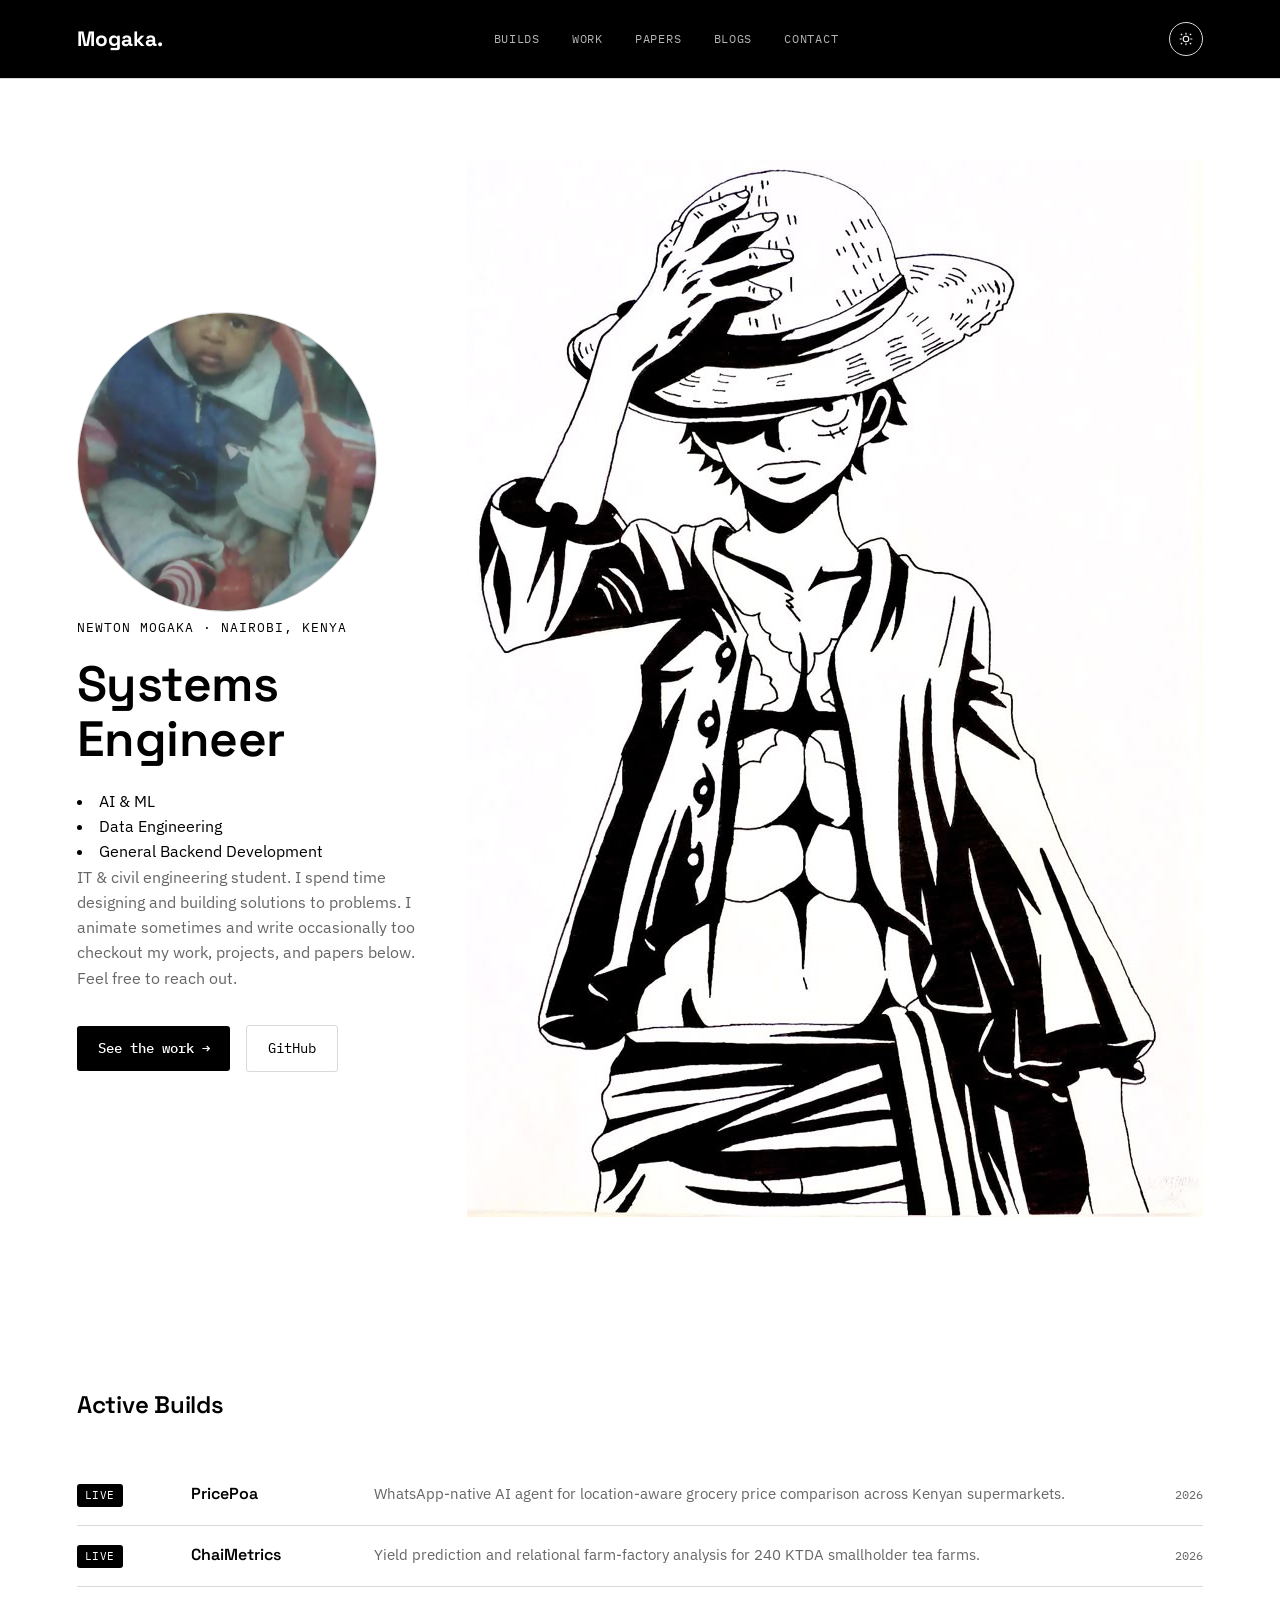
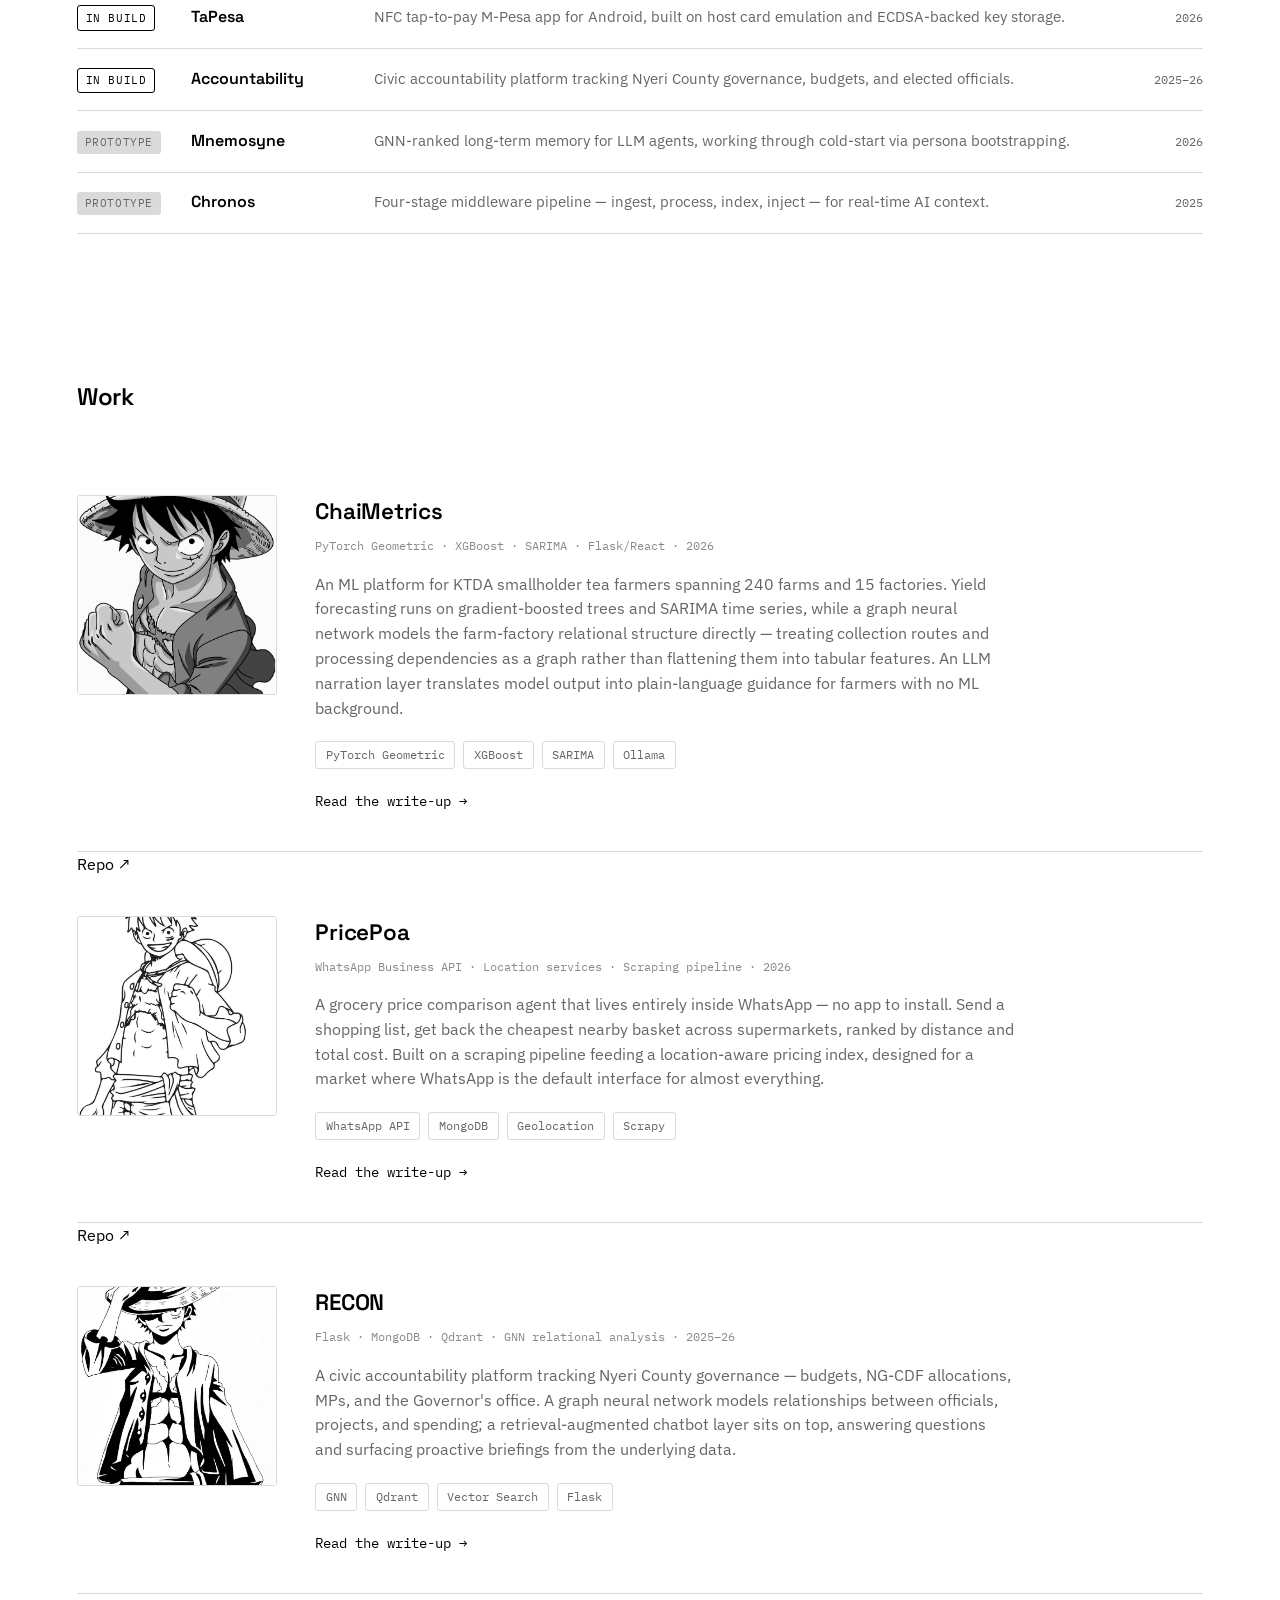
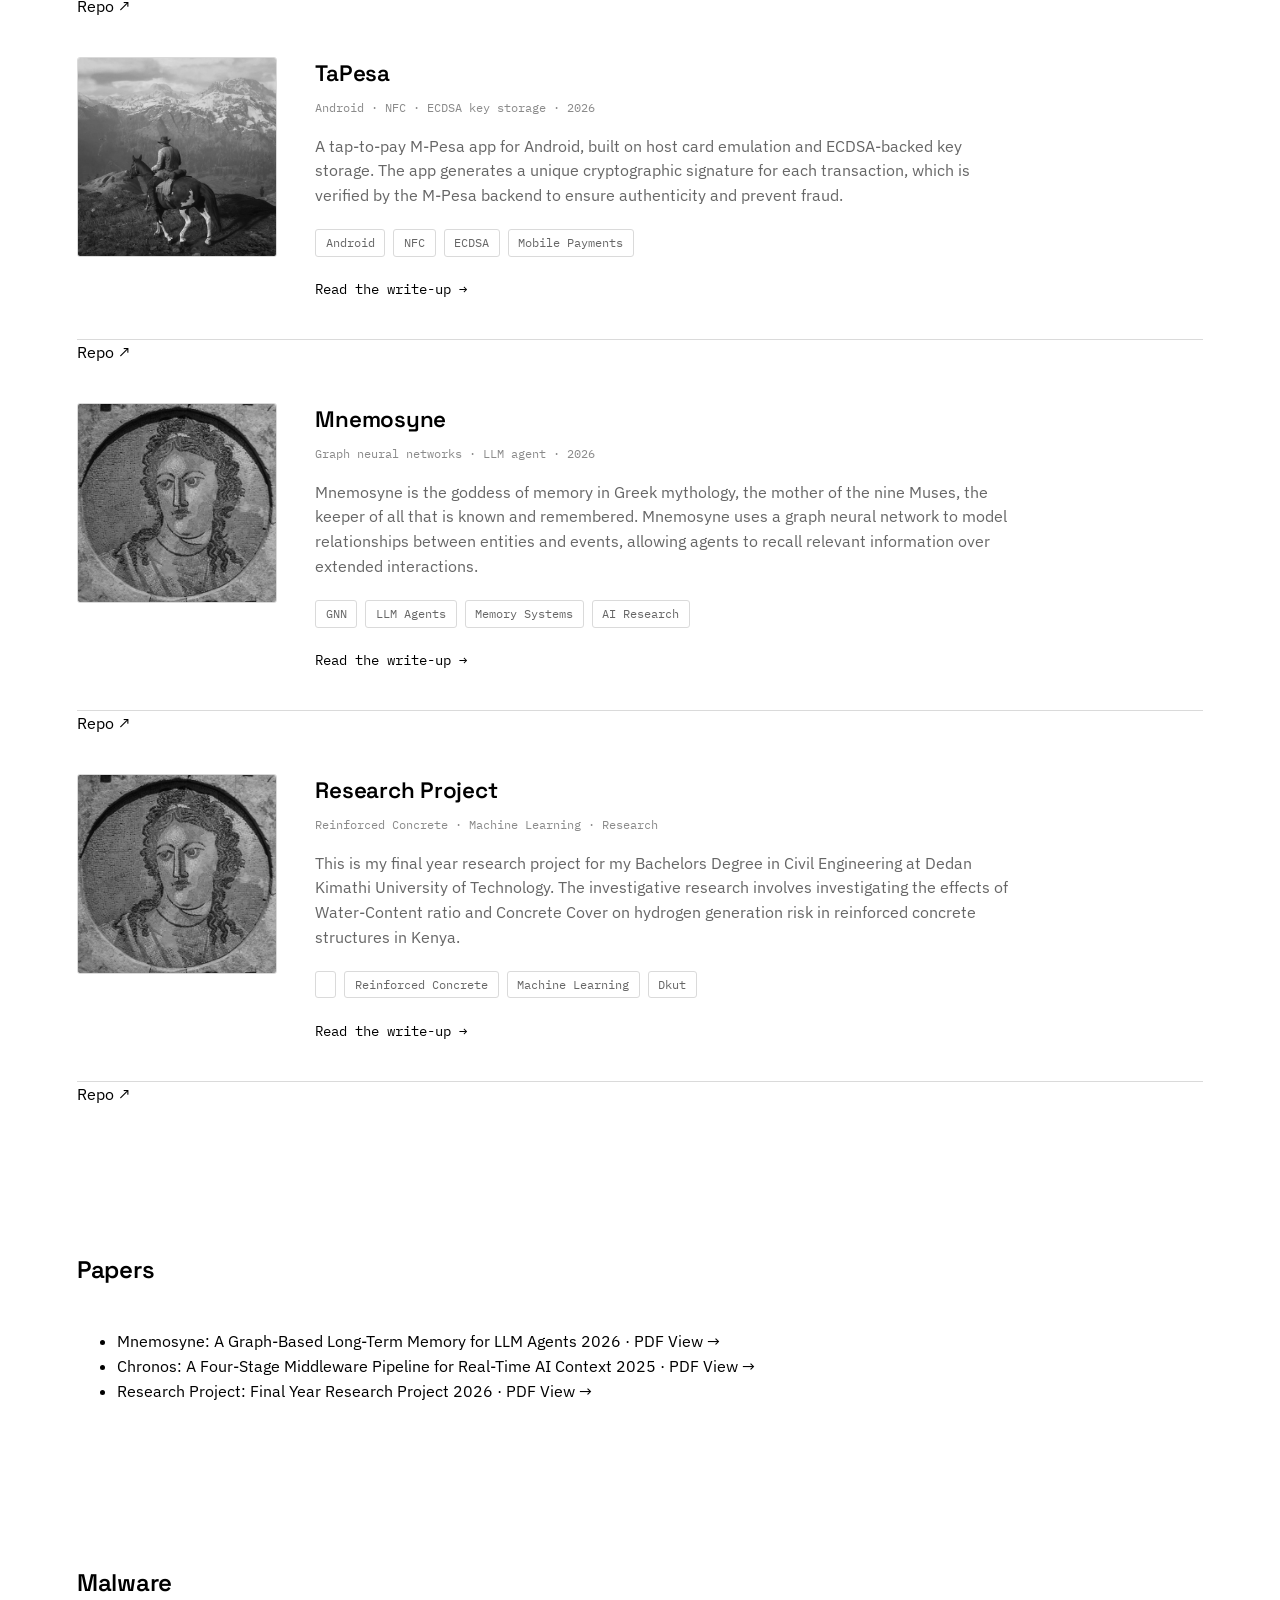
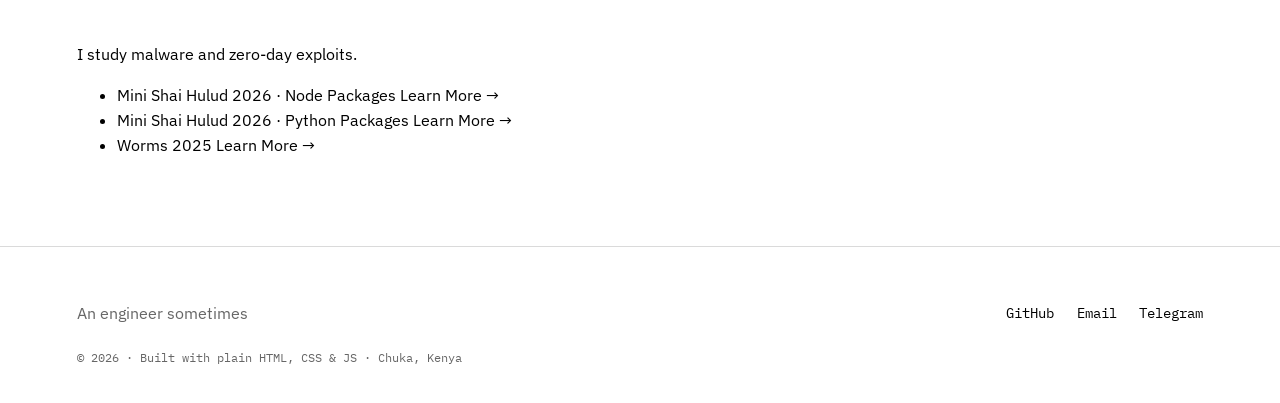
<file: index.html>
<!DOCTYPE html>
<html lang="en" data-theme="light">
<head>
  <meta charset="UTF-8" />
  <meta name="viewport" content="width=device-width, initial-scale=1.0" />
  <title>Indie Engineer Educator - Nairobi</title>
  <meta name="description" content="Building infrastructure for problems no one else is solving, from Nairobi." />
  <link rel="preconnect" href="https://fonts.googleapis.com" />
  <link rel="preconnect" href="https://fonts.gstatic.com" crossorigin />
  <link href="https://fonts.googleapis.com/css2?family=Space+Grotesk:wght@500;600;700&family=IBM+Plex+Sans:wght@400;500&family=IBM+Plex+Mono:wght@400;500&display=swap" rel="stylesheet" />
  <link rel="stylesheet" href="style.css" />
</head>
<body>

  <header class="nav">
    
    <a href="#" class="brand">Mogaka<span class="brand-dot">.</span></a>
    <nav class="nav-links">
      <a href="#builds">Builds</a>
      <a href="#work">Work</a>
      <a href="#papers">Papers</a>
      <a href="blog/index.html">Blogs</a>
      <a href="#contact">Contact</a>
    </nav>
    <button id="theme-toggle" class="theme-toggle" aria-label="Toggle color theme" title="Toggle theme">
      <svg class="icon-sun" viewBox="0 0 24 24" fill="none" stroke="currentColor" stroke-width="1.6">
        <circle cx="12" cy="12" r="4.2"/>
        <path d="M12 2.5v3M12 18.5v3M4.2 4.2l2.1 2.1M17.7 17.7l2.1 2.1M2.5 12h3M18.5 12h3M4.2 19.8l2.1-2.1M17.7 6.3l2.1-2.1"/>
      </svg>
      <svg class="icon-moon" viewBox="0 0 24 24" fill="none" stroke="currentColor" stroke-width="1.6">
        <path d="M20 14.5A8.5 8.5 0 1 1 9.5 4a6.8 6.8 0 0 0 10.5 10.5Z"/>
      </svg>
    </button>
  </header>

  <main>
    <section class="hero">
      <div class="hero-text">
        <img src="assets/yao.jpg" alt="Newton Mogaka" class="hero-avatar" />
        <p class="eyebrow">Newton Mogaka · Nairobi, Kenya</p>
        <h1>Systems Engineer</h1>
          <li>AI & ML</li>
          <li>Data Engineering</li>
          <li>General Backend Development</li> 
        <p class="hero-sub">
          IT &amp; civil engineering student. I spend time designing and building solutions to
          problems.
          I animate sometimes and write occasionally too
          checkout my work, projects, and papers below. Feel free to reach out.
        </p>
        <div class="hero-links">
          <a href="#work" class="btn-primary">See the work →</a>
          <a href="https://github.com/mnatakanijiiteajesasa" class="btn-ghost" target="_blank" rel="noopener">GitHub</a>
        </div>
      </div>

      <div class="hero-graph">
        <img src="assets/recon.jpg" alt="Newton Mogaka" class="profile-photo">
      </div>
    </section>

    <section id="builds" class="builds">
      <h2>Active Builds</h2>

      <ul class="build-list">
        <li class="build-row">
          <span class="status live">LIVE</span>
          <span class="build-name">PricePoa</span>
          <span class="build-desc">WhatsApp-native AI agent for location-aware grocery price comparison across Kenyan supermarkets.</span>
          <span class="build-date">2026</span>
        </li>
        <li class="build-row">
          <span class="status live">LIVE</span>
          <span class="build-name">ChaiMetrics</span>
          <span class="build-desc">Yield prediction and relational farm-factory analysis for 240 KTDA smallholder tea farms.</span>
          <span class="build-date">2026</span>
        </li>
        <li class="build-row">
          <span class="status build">IN BUILD</span>
          <span class="build-name">TaPesa</span>
          <span class="build-desc">NFC tap-to-pay M-Pesa app for Android, built on host card emulation and ECDSA-backed key storage.</span>
          <span class="build-date">2026</span>
        </li>
        <li class="build-row">
          <span class="status build">IN BUILD</span>
          <span class="build-name">Accountability</span>
          <span class="build-desc">Civic accountability platform tracking Nyeri County governance, budgets, and elected officials.</span>
          <span class="build-date">2025–26</span>
        </li>
        <li class="build-row">
          <span class="status proto">PROTOTYPE</span>
          <span class="build-name">Mnemosyne</span>
          <span class="build-desc">GNN-ranked long-term memory for LLM agents, working through cold-start via persona bootstrapping.</span>
          <span class="build-date">2026</span>
        </li>
        <li class="build-row">
          <span class="status proto">PROTOTYPE</span>
          <span class="build-name">Chronos</span>
          <span class="build-desc">Four-stage middleware pipeline — ingest, process, index, inject — for real-time AI context.</span>
          <span class="build-date">2025</span>
        </li>
      </ul>
    </section>
    <section id="work" class="work">
      <h2>Work</h2>

      <div class="work-card-wrap">
        <a href="blog/chaimetrics.html" class="work-card">
          <div class="work-visual">
            <img src="assets/chaimetrics.jpg" alt="ChaiMetrics document preview" class="doc-thumb-img" loading="lazy">
          </div>
          <div class="work-body">
            <h3>ChaiMetrics</h3>
            <p class="work-meta">PyTorch Geometric · XGBoost · SARIMA · Flask/React · 2026</p>
            <p class="work-abstract">
              An ML platform for KTDA smallholder tea farmers spanning 240 farms and 15 factories.
              Yield forecasting runs on gradient-boosted trees and SARIMA time series, while a graph
              neural network models the farm-factory relational structure directly — treating
              collection routes and processing dependencies as a graph rather than flattening them
              into tabular features. An LLM narration layer translates model output into plain-language
              guidance for farmers with no ML background.
            </p>
            <div class="tags">
              <span>PyTorch Geometric</span><span>XGBoost</span><span>SARIMA</span><span>Ollama</span>
            </div>
            <span class="work-link">Read the write-up →</span>
          </div>
        </a>
        <a href="https://github.com/mnatakanijiiteajesasa/chai-analytics" class="repo-pill" target="_blank" rel="noopener">Repo ↗</a>
      </div>

      <div class="work-card-wrap">
        <a href="blog/pricepoa.html" class="work-card">
          <div class="work-visual">
            <img src="assets/pricepoa.jpg" alt="PricePoa document preview" class="doc-thumb-img" loading="lazy">
          </div>
          <div class="work-body">
            <h3>PricePoa</h3>
            <p class="work-meta">WhatsApp Business API · Location services · Scraping pipeline · 2026</p>
            <p class="work-abstract">
              A grocery price comparison agent that lives entirely inside WhatsApp — no app to install.
              Send a shopping list, get back the cheapest nearby basket across supermarkets, ranked by
              distance and total cost. Built on a scraping pipeline feeding a location-aware pricing
              index, designed for a market where WhatsApp is the default interface for almost everything.
            </p>
            <div class="tags">
              <span>WhatsApp API</span><span>MongoDB</span><span>Geolocation</span><span>Scrapy</span>
            </div>
            <span class="work-link">Read the write-up →</span>
          </div>
        </a>
        <a href="https://github.com/mnatakanijiiteajesasa/price-poa" class="repo-pill" target="_blank" rel="noopener">Repo ↗</a>
      </div>

      <div class="work-card-wrap">
        <a href="blog/recon.html" class="work-card">
          <div class="work-visual">
            <img src="assets/recon.jpg" alt="RECON document preview" class="doc-thumb-img" loading="lazy">
          </div>
          <div class="work-body">
            <h3>RECON</h3>
            <p class="work-meta">Flask · MongoDB · Qdrant · GNN relational analysis · 2025–26</p>
            <p class="work-abstract">
              A civic accountability platform tracking Nyeri County governance — budgets, NG-CDF
              allocations, MPs, and the Governor's office. A graph neural network models relationships
              between officials, projects, and spending; a retrieval-augmented chatbot layer sits on top,
              answering questions and surfacing proactive briefings from the underlying data.
            </p>
            <div class="tags">
              <span>GNN</span><span>Qdrant</span><span>Vector Search</span><span>Flask</span>
            </div>
            <span class="work-link">Read the write-up →</span>
          </div>
        </a>
        <a href="https://github.com/mnatakanijiiteajesasa/Accountability" class="repo-pill" target="_blank" rel="noopener">Repo ↗</a>
      </div>
      <div class="work-card-wrap">
        <a href="blog/tapesa.html" class="work-card">
          <div class="work-visual">
            <img src="assets/wp3770481.jpg" alt="TaPesa document preview" class="doc-thumb-img" loading="lazy">
          </div>
          <div class="work-body">
            <h3>TaPesa</h3>
            <p class="work-meta">Android · NFC · ECDSA key storage · 2026</p>
            <p class="work-abstract">
              A tap-to-pay M-Pesa app for Android, built on host card emulation and ECDSA-backed key
              storage. The app generates a unique cryptographic signature for each transaction, which
              is verified by the M-Pesa backend to ensure authenticity and prevent fraud.
            </p>
            <div class="tags">
              <span>Android</span><span>NFC</span><span>ECDSA</span><span>Mobile Payments</span>
            </div>
            <span class="work-link">Read the write-up →</span>
          </div>
        </a>
        <a href="https://github.com/mnatakanijiiteajesasa/TaPesa" class="repo-pill" target="_blank" rel="noopener">Repo ↗</a>
      </div>
      <div class="work-card-wrap">
        <a href="blog/mnemosyne.html" class="work-card">
          <div class="work-visual">
            <img src="assets/Mosaïque_murale_Mnémosyne.jpg" alt="Mnemosyne document preview" class="doc-thumb-img" loading="lazy">
          </div>
          <div class="work-body">
            <h3>Mnemosyne</h3>
            <p class="work-meta">Graph neural networks · LLM agent · 2026</p>
            <p class="work-abstract">
              Mnemosyne is the goddess of memory in Greek mythology, the mother of the nine Muses, the keeper of all that is known and remembered.
              Mnemosyne uses a graph neural network to model relationships
              between entities and events, allowing agents to recall relevant information over extended
              interactions.
            </p>
            <div class="tags">
              <span>GNN</span><span>LLM Agents</span><span>Memory Systems</span><span>AI Research</span>
            </div>
            <span class="work-link">Read the write-up →</span>
          </div>
        </a>
        <a href="https://github.com/mnatakanijiiteajesasa/mnemosyne" class="repo-pill" target="_blank" rel="noopener">Repo ↗</a>
      </div>
      <div class="work-card-wrap">
        <a href="blog/ResearchProject.html" class="work-card">
          <div class="work-visual">
            <img src="assets/Mosaïque_murale_Mnémosyne.jpg" alt="Mnemosyne document preview" class="doc-thumb-img" loading="lazy">
          </div>
          <div class="work-body">
            <h3>Research Project</h3>
            <p class="work-meta">Reinforced Concrete · Machine Learning · Research</p>
            <p class="work-abstract">
              This is my final year research project for my Bachelors Degree in Civil Engineering at Dedan Kimathi University of Technology. 
              The investigative research involves investigating the effects of Water-Content ratio and Concrete Cover on hydrogen generation risk in reinforced concrete structures in Kenya.
            </p>
            <div class="tags">
              <span></span><span>Reinforced Concrete</span><span>Machine Learning</span><span>Dkut</span>
            </div>
            <span class="work-link">Read the write-up →</span>
          </div>
        </a>
        <a href="https://github.com/mnatakanijiiteajesasa/mnemosyne" class="repo-pill" target="_blank" rel="noopener">Repo ↗</a>
      </div>
    </section>
    <section id="papers" class="papers">
      <h2>Papers</h2>
      <ul class="paper-list">
        <li class="paper-row">
          <span class="paper-title">Mnemosyne: A Graph-Based Long-Term Memory for LLM Agents</span>
          <span class="paper-meta">2026 · PDF</span>
          <a href="docs/Mnemosyne System Documentation.pdf" target="_blank" rel="noopener" class="paper-link">View →</a>
        </li>
        <li class="paper-row">
          <span class="paper-title">Chronos: A Four-Stage Middleware Pipeline for Real-Time AI Context</span>
          <span class="paper-meta">2025 · PDF</span>
          <a href="docs/Newton and Vivian project proposal.pdf" target="_blank" rel="noopener" class="paper-link">View →</a>
        </li>
        <li class="paper-row">
          <span class="paper-title">Research Project: Final Year Research Project</span>
          <span class="paper-meta">2026 · PDF</span>
          <a href="docs/Chronos System Documentation.pdf" target="_blank" rel="noopener" class="paper-link">View →</a>
        </li>
      </ul>
    </section>
    <section id="malware" class="malware">
      <h2>Malware</h2>
      <p class="llm-intro">
        I study malware and zero-day exploits.
      </p>
      <ul class="malware-list">
        <li class="malware-row">
          <span class="malware-name">Mini Shai Hulud</span>
          <span class="malware-meta">2026 · Node Packages</span>
          <a href="https://ollama.com" target="_blank" rel="noopener" class="malware-link">Learn More →</a>
        </li>
        <li class="malware-row">
          <span class="malware-name">Mini Shai Hulud</span>
          <span class="malware-meta">2026 · Python Packages</span>
          <a href="https://www.langchain.com" target="_blank" rel="noopener" class="malware-link">Learn More →</a>
        </li>
        <li class="malware-row">
          <span class="malware-name">Worms</span>
          <span class="malware-meta">2025</span>
          <a href="https://www.llamaindex.ai" target="_blank" rel="noopener" class="malware-link">Learn More →</a>
        </li>
      </ul>
    </section>
  </main>

  <footer id="contact">
    <div class="footer-top">
      <p class="footer-line">An engineer sometimes</p>
      <div class="footer-links">
        <a href="https://github.com/mnatakanijiiteajesasa" target="_blank" rel="noopener">GitHub</a>
        <a href="mailto:mogakanewton0@gmail.com">Email</a>
        <a href="https://t.me/mogaka_bot" target="_blank" rel="noopener">Telegram</a>
      </div>
    </div>
    <p class="footer-bottom">© 2026 · Built with plain HTML, CSS &amp; JS · Chuka, Kenya</p>
  </footer>

  <script src="script.js"></script>
</body>
</html>
</file>
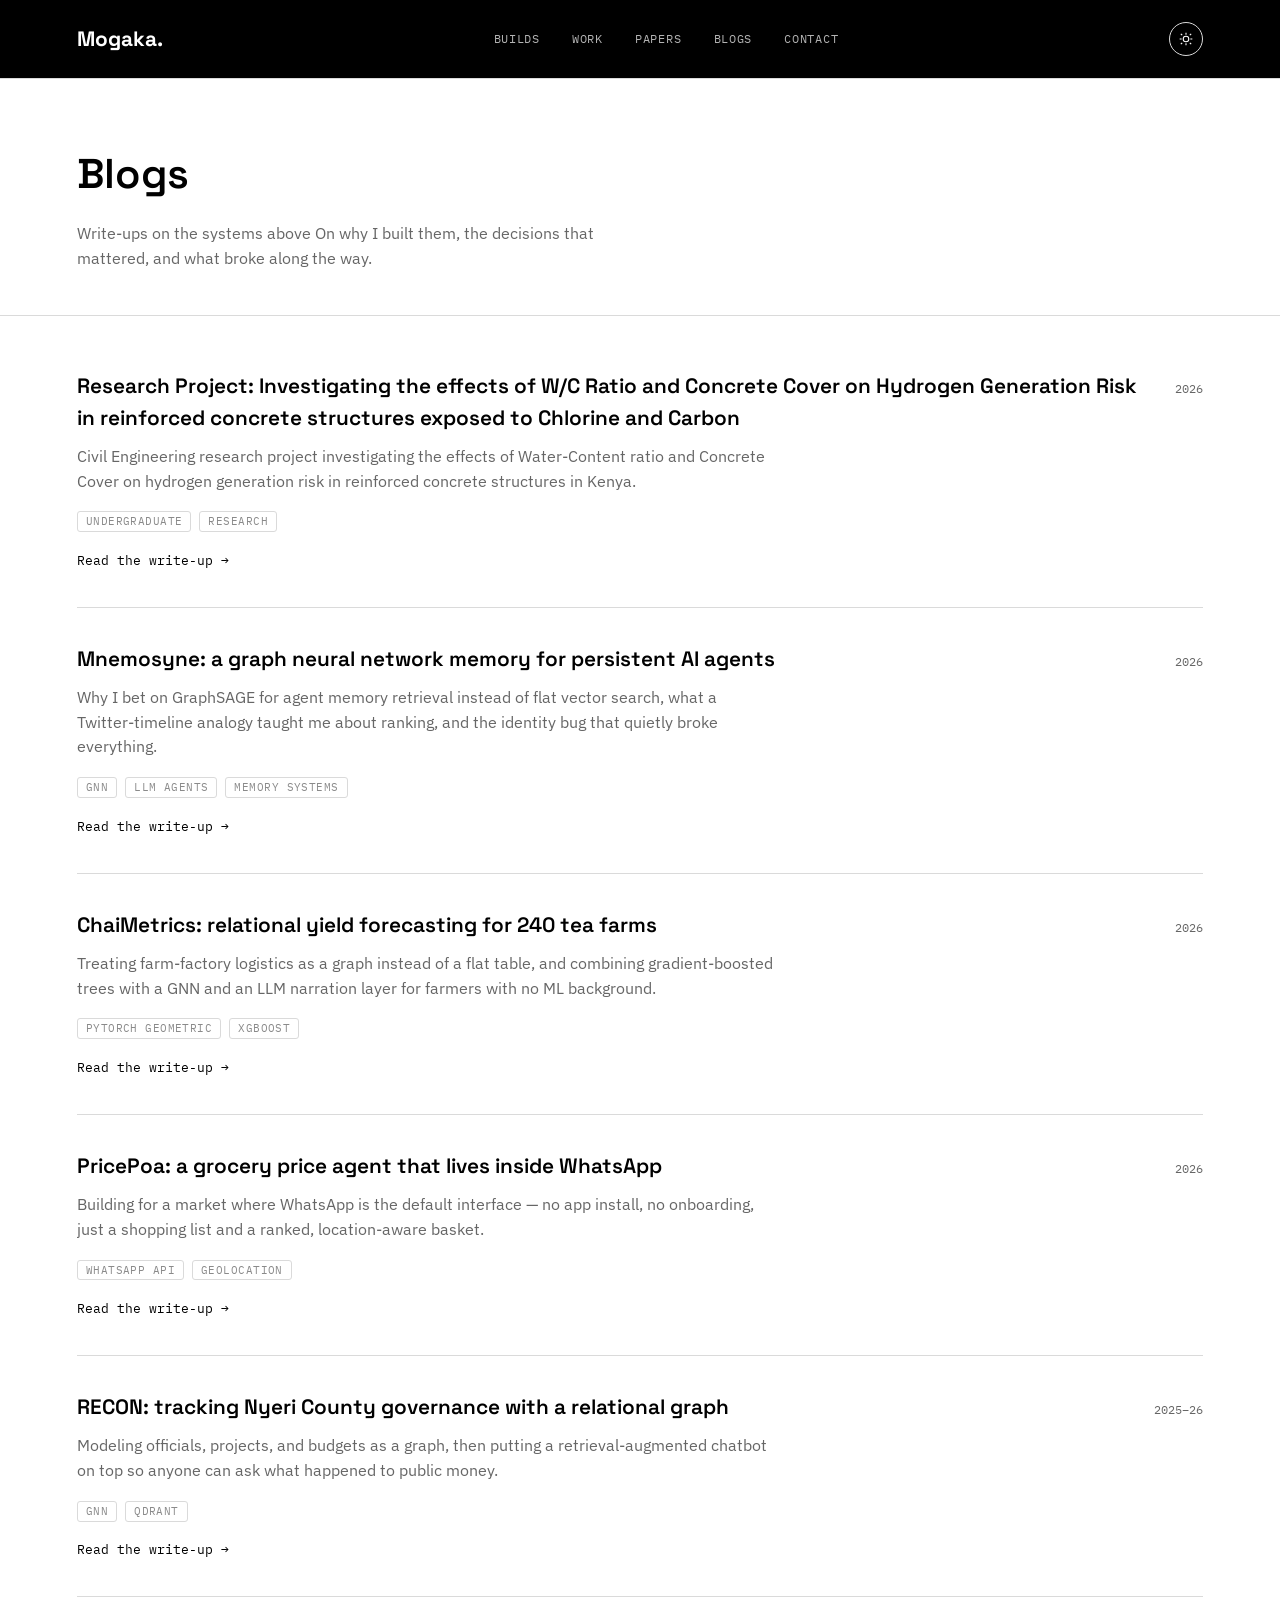
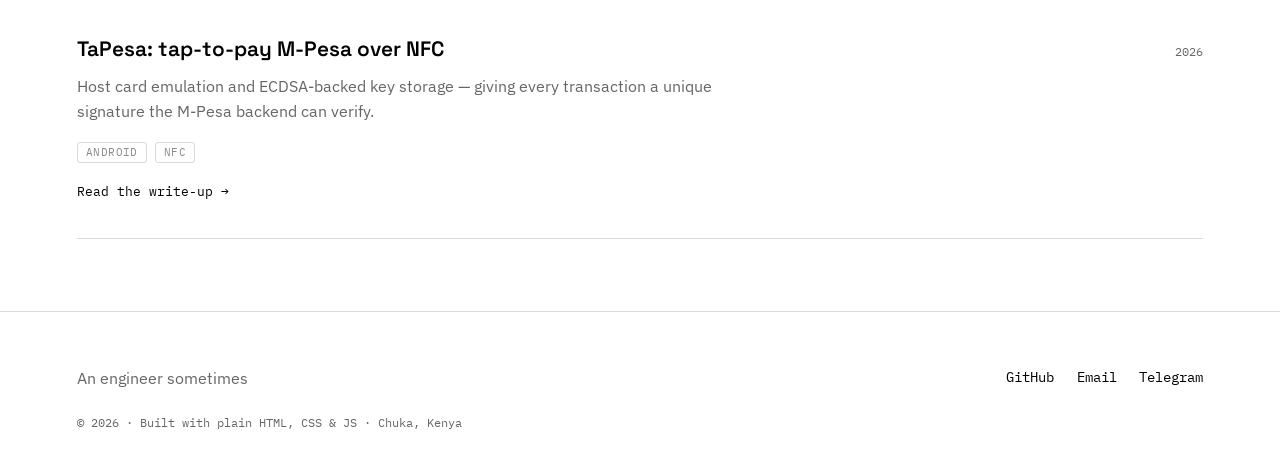
<file: blog/index.html>
<!DOCTYPE html>
<html lang="en" data-theme="light">
<head>
  <meta charset="UTF-8" />
  <meta name="viewport" content="width=device-width, initial-scale=1.0" />
  <title>Blog — Mogaka</title>
  <meta name="description" content="Write-ups on the systems I've built — architecture, decisions, and what broke along the way." />
  <link rel="preconnect" href="https://fonts.googleapis.com" />
  <link rel="preconnect" href="https://fonts.gstatic.com" crossorigin />
  <link href="https://fonts.googleapis.com/css2?family=Space+Grotesk:wght@500;600;700&family=IBM+Plex+Sans:wght@400;500&family=IBM+Plex+Mono:wght@400;500&display=swap" rel="stylesheet" />
  <link rel="stylesheet" href="../style.css" />
</head>
<body>

  <header class="nav">
    <a href="../index.html" class="brand">Mogaka<span class="brand-dot">.</span></a>
    <nav class="nav-links">
      <a href="../index.html#builds">Builds</a>
      <a href="../index.html#work">Work</a>
      <a href="../index.html#papers">Papers</a>
      <a href="index.html">Blogs</a>
      <a href="../index.html#contact">Contact</a>
    </nav>
    <button id="theme-toggle" class="theme-toggle" aria-label="Toggle color theme" title="Toggle theme">
      <svg class="icon-sun" viewBox="0 0 24 24" fill="none" stroke="currentColor" stroke-width="1.6">
        <circle cx="12" cy="12" r="4.2"/>
        <path d="M12 2.5v3M12 18.5v3M4.2 4.2l2.1 2.1M17.7 17.7l2.1 2.1M2.5 12h3M18.5 12h3M4.2 19.8l2.1-2.1M17.7 6.3l2.1-2.1"/>
      </svg>
      <svg class="icon-moon" viewBox="0 0 24 24" fill="none" stroke="currentColor" stroke-width="1.6">
        <path d="M20 14.5A8.5 8.5 0 1 1 9.5 4a6.8 6.8 0 0 0 10.5 10.5Z"/>
      </svg>
    </button>
  </header>

  <main>
    <section class="blog-hero">
      <h1>Blogs</h1>
      <p>Write-ups on the systems above On why I built them, the decisions that mattered, and what broke along the way.</p>
    </section>

    <ul class="blog-list">
      <li class="blog-row">
        <a href="ResearchProject.html" style="display:block;">
          <div class="blog-row-top">
            <span class="blog-row-title">Research Project: Investigating the effects of W/C Ratio and Concrete Cover on Hydrogen Generation Risk in reinforced concrete structures exposed to Chlorine and Carbon</span>
            <span class="blog-row-date">2026</span>
          </div>
          <p class="blog-row-excerpt">
            Civil Engineering research project investigating the effects of Water-Content ratio and Concrete Cover on hydrogen generation risk in reinforced concrete structures in Kenya.
          </p>
          <span class="blog-row-tag">Undergraduate</span><span class="blog-row-tag">Research</span>
          <div style="margin-top:0.9rem;"><span class="blog-row-link">Read the write-up →</span></div>
        </a>
      </li>
      <li class="blog-row">
        <a href="mnemosyne.html" style="display:block;">
          <div class="blog-row-top">
            <span class="blog-row-title">Mnemosyne: a graph neural network memory for persistent AI agents</span>
            <span class="blog-row-date">2026</span>
          </div>
          <p class="blog-row-excerpt">
            Why I bet on GraphSAGE for agent memory retrieval instead of flat vector search, what a Twitter-timeline
            analogy taught me about ranking, and the identity bug that quietly broke everything.
          </p>
          <span class="blog-row-tag">GNN</span><span class="blog-row-tag">LLM Agents</span><span class="blog-row-tag">Memory Systems</span>
          <div style="margin-top:0.9rem;"><span class="blog-row-link">Read the write-up →</span></div>
        </a>
      </li>

      <li class="blog-row">
        <a href="chaimetrics.html" style="display:block;">
          <div class="blog-row-top">
            <span class="blog-row-title">ChaiMetrics: relational yield forecasting for 240 tea farms</span>
            <span class="blog-row-date">2026</span>
          </div>
          <p class="blog-row-excerpt">
            Treating farm-factory logistics as a graph instead of a flat table, and combining gradient-boosted trees
            with a GNN and an LLM narration layer for farmers with no ML background.
          </p>
          <span class="blog-row-tag">PyTorch Geometric</span><span class="blog-row-tag">XGBoost</span>
          <div style="margin-top:0.9rem;"><span class="blog-row-link">Read the write-up →</span></div>
        </a>
      </li>

      <li class="blog-row">
        <a href="pricepoa.html" style="display:block;">
          <div class="blog-row-top">
            <span class="blog-row-title">PricePoa: a grocery price agent that lives inside WhatsApp</span>
            <span class="blog-row-date">2026</span>
          </div>
          <p class="blog-row-excerpt">
            Building for a market where WhatsApp is the default interface — no app install, no onboarding, just a
            shopping list and a ranked, location-aware basket.
          </p>
          <span class="blog-row-tag">WhatsApp API</span><span class="blog-row-tag">Geolocation</span>
          <div style="margin-top:0.9rem;"><span class="blog-row-link">Read the write-up →</span></div>
        </a>
      </li>

      <li class="blog-row">
        <a href="recon.html" style="display:block;">
          <div class="blog-row-top">
            <span class="blog-row-title">RECON: tracking Nyeri County governance with a relational graph</span>
            <span class="blog-row-date">2025–26</span>
          </div>
          <p class="blog-row-excerpt">
            Modeling officials, projects, and budgets as a graph, then putting a retrieval-augmented chatbot on top
            so anyone can ask what happened to public money.
          </p>
          <span class="blog-row-tag">GNN</span><span class="blog-row-tag">Qdrant</span>
          <div style="margin-top:0.9rem;"><span class="blog-row-link">Read the write-up →</span></div>
        </a>
      </li>

      <li class="blog-row">
        <a href="tapesa.html" style="display:block;">
          <div class="blog-row-top">
            <span class="blog-row-title">TaPesa: tap-to-pay M-Pesa over NFC</span>
            <span class="blog-row-date">2026</span>
          </div>
          <p class="blog-row-excerpt">
            Host card emulation and ECDSA-backed key storage — giving every transaction a unique signature the
            M-Pesa backend can verify.
          </p>
          <span class="blog-row-tag">Android</span><span class="blog-row-tag">NFC</span>
          <div style="margin-top:0.9rem;"><span class="blog-row-link">Read the write-up →</span></div>
        </a>
      </li>
    </ul>
  </main>

  <footer id="contact">
    <div class="footer-top">
      <p class="footer-line">An engineer sometimes</p>
      <div class="footer-links">
        <a href="https://github.com/mnatakanijiiteajesasa" target="_blank" rel="noopener">GitHub</a>
        <a href="mailto:mogakanewton0@gmail.com">Email</a>
        <a href="https://t.me/mogaka_bot" target="_blank" rel="noopener">Telegram</a>
      </div>
    </div>
    <p class="footer-bottom">© 2026 · Built with plain HTML, CSS &amp; JS · Chuka, Kenya</p>
  </footer>

  <script src="../script.js"></script>
</body>
</html>
</file>
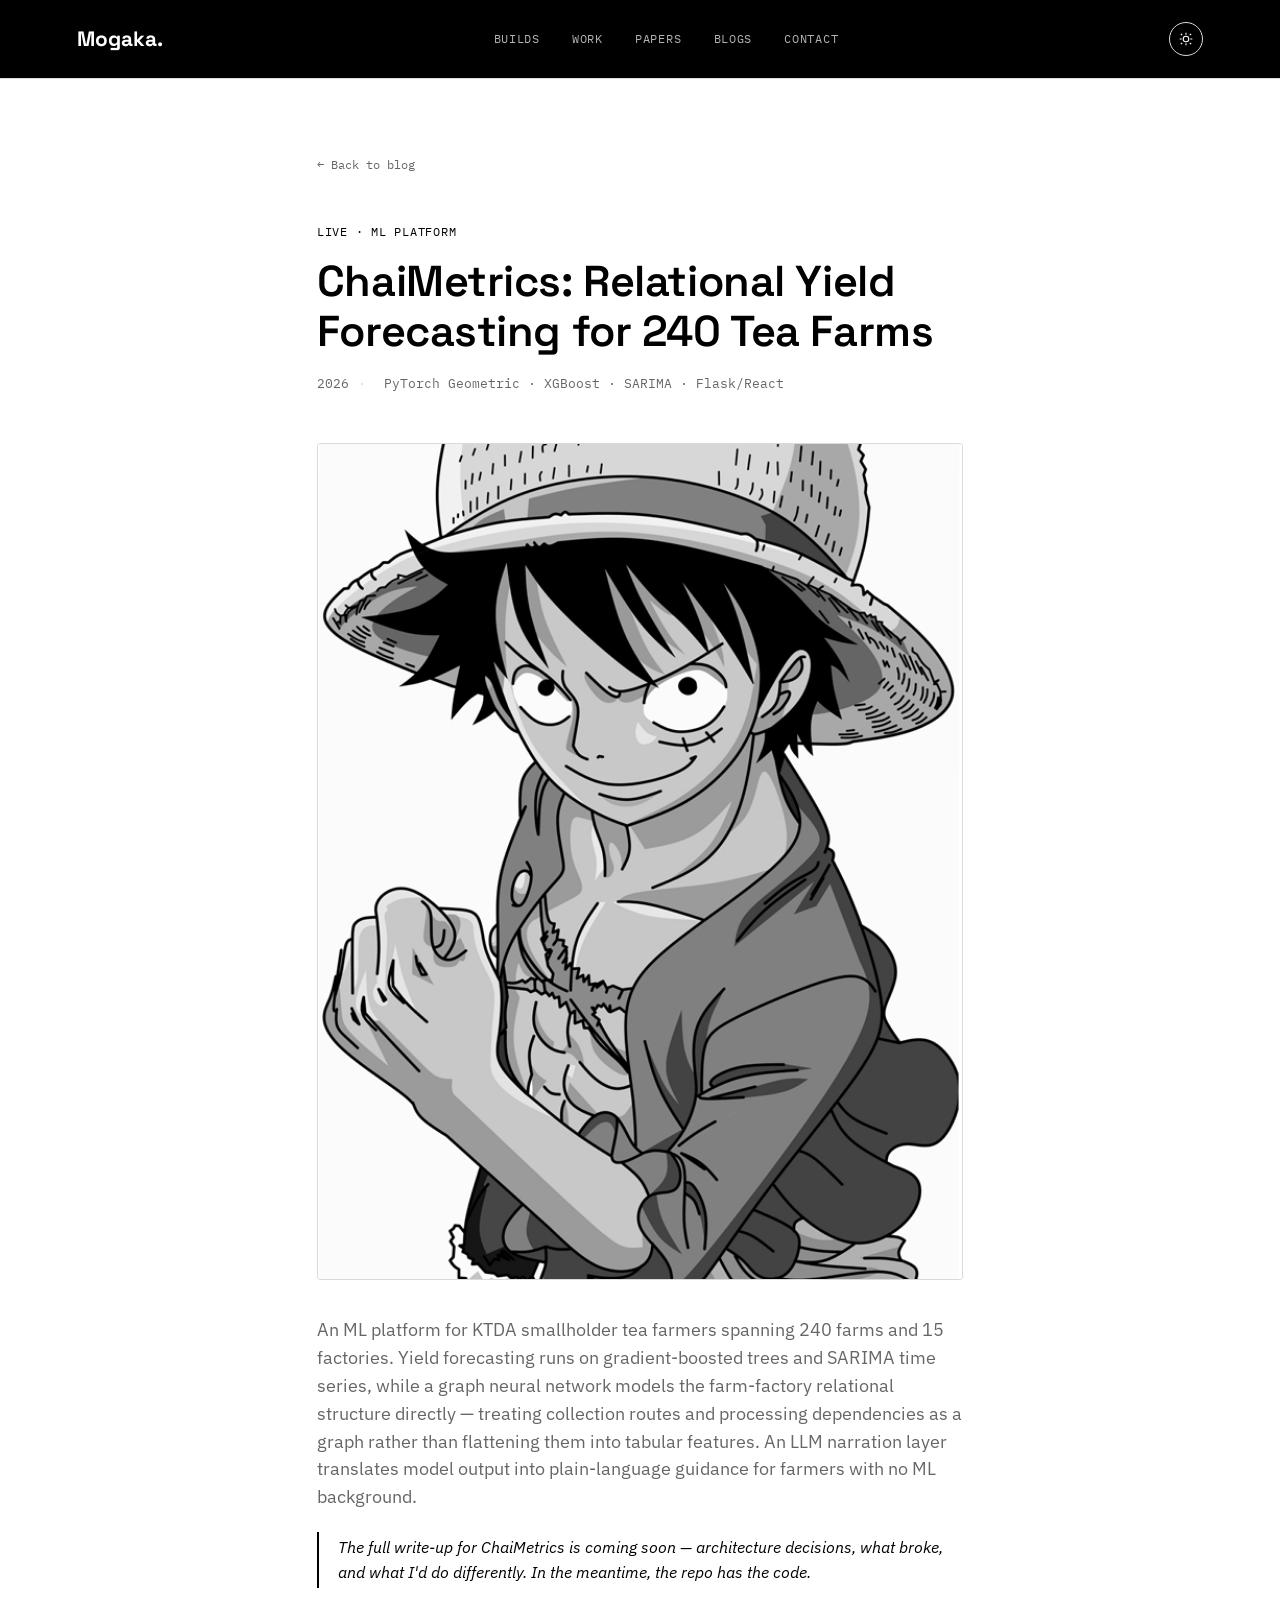
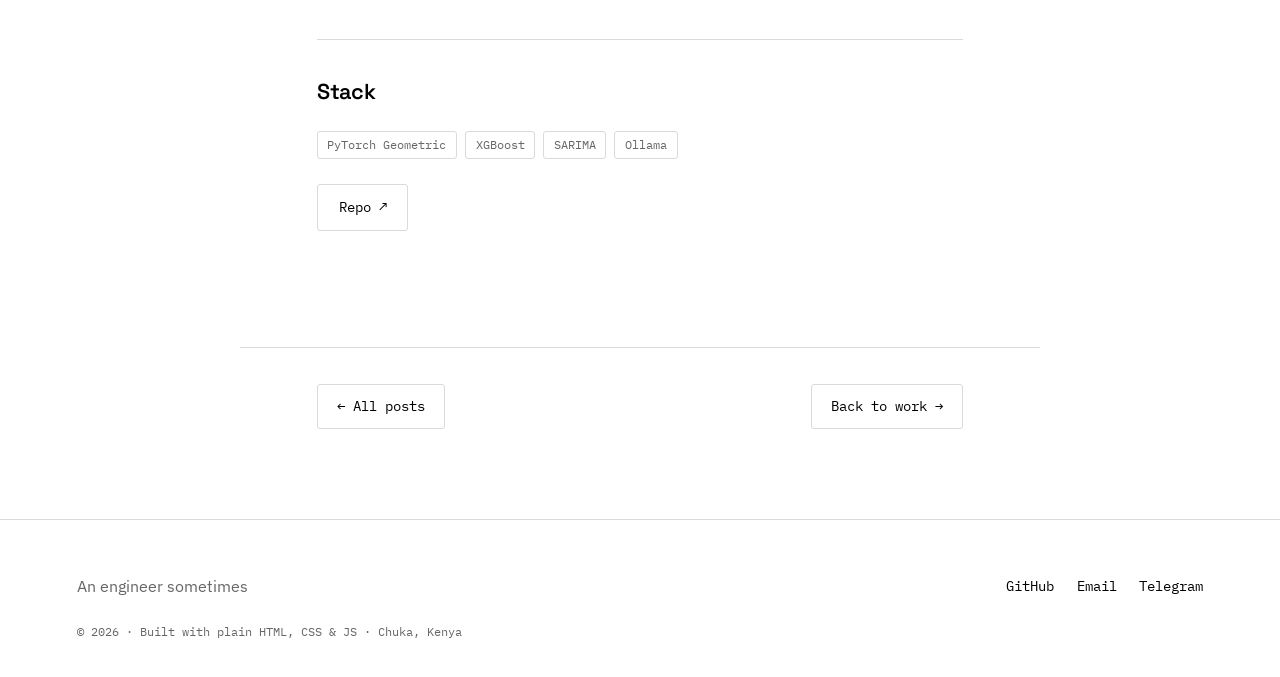
<file: blog/chaimetrics.html>
<!DOCTYPE html>
<html lang="en" data-theme="light">
<head>
  <meta charset="UTF-8" />
  <meta name="viewport" content="width=device-width, initial-scale=1.0" />
  <title>ChaiMetrics: Relational Yield Forecasting for 240 Tea Farms — Mogaka</title>
  <meta name="description" content="Yield prediction and relational farm-factory analysis for 240 KTDA smallholder tea farms." />
  <link rel="preconnect" href="https://fonts.googleapis.com" />
  <link rel="preconnect" href="https://fonts.gstatic.com" crossorigin />
  <link href="https://fonts.googleapis.com/css2?family=Space+Grotesk:wght@500;600;700&family=IBM+Plex+Sans:wght@400;500&family=IBM+Plex+Mono:wght@400;500&display=swap" rel="stylesheet" />
  <link rel="stylesheet" href="../style.css" />
</head>
<body>

  <header class="nav">
    <a href="../index.html" class="brand">Mogaka<span class="brand-dot">.</span></a>
    <nav class="nav-links">
      <a href="../index.html#builds">Builds</a>
      <a href="../index.html#work">Work</a>
      <a href="../index.html#papers">Papers</a>
      <a href="index.html">Blogs</a>
      <a href="../index.html#contact">Contact</a>
    </nav>
    <button id="theme-toggle" class="theme-toggle" aria-label="Toggle color theme" title="Toggle theme">
      <svg class="icon-sun" viewBox="0 0 24 24" fill="none" stroke="currentColor" stroke-width="1.6">
        <circle cx="12" cy="12" r="4.2"/>
        <path d="M12 2.5v3M12 18.5v3M4.2 4.2l2.1 2.1M17.7 17.7l2.1 2.1M2.5 12h3M18.5 12h3M4.2 19.8l2.1-2.1M17.7 6.3l2.1-2.1"/>
      </svg>
      <svg class="icon-moon" viewBox="0 0 24 24" fill="none" stroke="currentColor" stroke-width="1.6">
        <path d="M20 14.5A8.5 8.5 0 1 1 9.5 4a6.8 6.8 0 0 0 10.5 10.5Z"/>
      </svg>
    </button>
  </header>

  <main>
    <article class="post">
      <div class="post-header">
        <a href="index.html" class="back-link">← Back to blog</a>
        <p class="post-eyebrow">Live · ML Platform</p>
        <h1 class="post-title">ChaiMetrics: Relational Yield Forecasting for 240 Tea Farms</h1>
        <p class="post-meta">
          <span>2026</span>
          <span>PyTorch Geometric · XGBoost · SARIMA · Flask/React</span>
        </p>
      </div>

      <div class="post-hero-image">
        <img src="../assets/chaimetrics.jpg" alt="ChaiMetrics: Relational Yield Forecasting for 240 Tea Farms preview">
      </div>

      <div class="post-body">
        <p class="lead">An ML platform for KTDA smallholder tea farmers spanning 240 farms and 15 factories. Yield forecasting runs on gradient-boosted trees and SARIMA time series, while a graph neural network models the farm-factory relational structure directly — treating collection routes and processing dependencies as a graph rather than flattening them into tabular features. An LLM narration layer translates model output into plain-language guidance for farmers with no ML background.</p>

        <p class="post-callout">
          The full write-up for ChaiMetrics is coming soon — architecture decisions, what broke, and what I'd
          do differently. In the meantime, the repo has the code.
        </p>

        <h2>Stack</h2>
        <div class="built-with">
          <span>PyTorch Geometric</span>
          <span>XGBoost</span>
          <span>SARIMA</span>
          <span>Ollama</span>
        </div>

        <div class="post-links">
          <a href="https://github.com/mnatakanijiiteajesasa/chai-analytics" class="btn-ghost" target="_blank" rel="noopener">Repo ↗</a>
        </div>
      </div>

      <div class="post-footer">
        <a href="index.html" class="btn-ghost">← All posts</a>
        <a href="../index.html#work" class="btn-ghost">Back to work →</a>
      </div>
    </article>
  </main>

  <footer id="contact">
    <div class="footer-top">
      <p class="footer-line">An engineer sometimes</p>
      <div class="footer-links">
        <a href="https://github.com/mnatakanijiiteajesasa" target="_blank" rel="noopener">GitHub</a>
        <a href="mailto:mogakanewton0@gmail.com">Email</a>
        <a href="https://t.me/mogaka_bot" target="_blank" rel="noopener">Telegram</a>
      </div>
    </div>
    <p class="footer-bottom">© 2026 · Built with plain HTML, CSS &amp; JS · Chuka, Kenya</p>
  </footer>

  <script src="../script.js"></script>
</body>
</html>
</file>
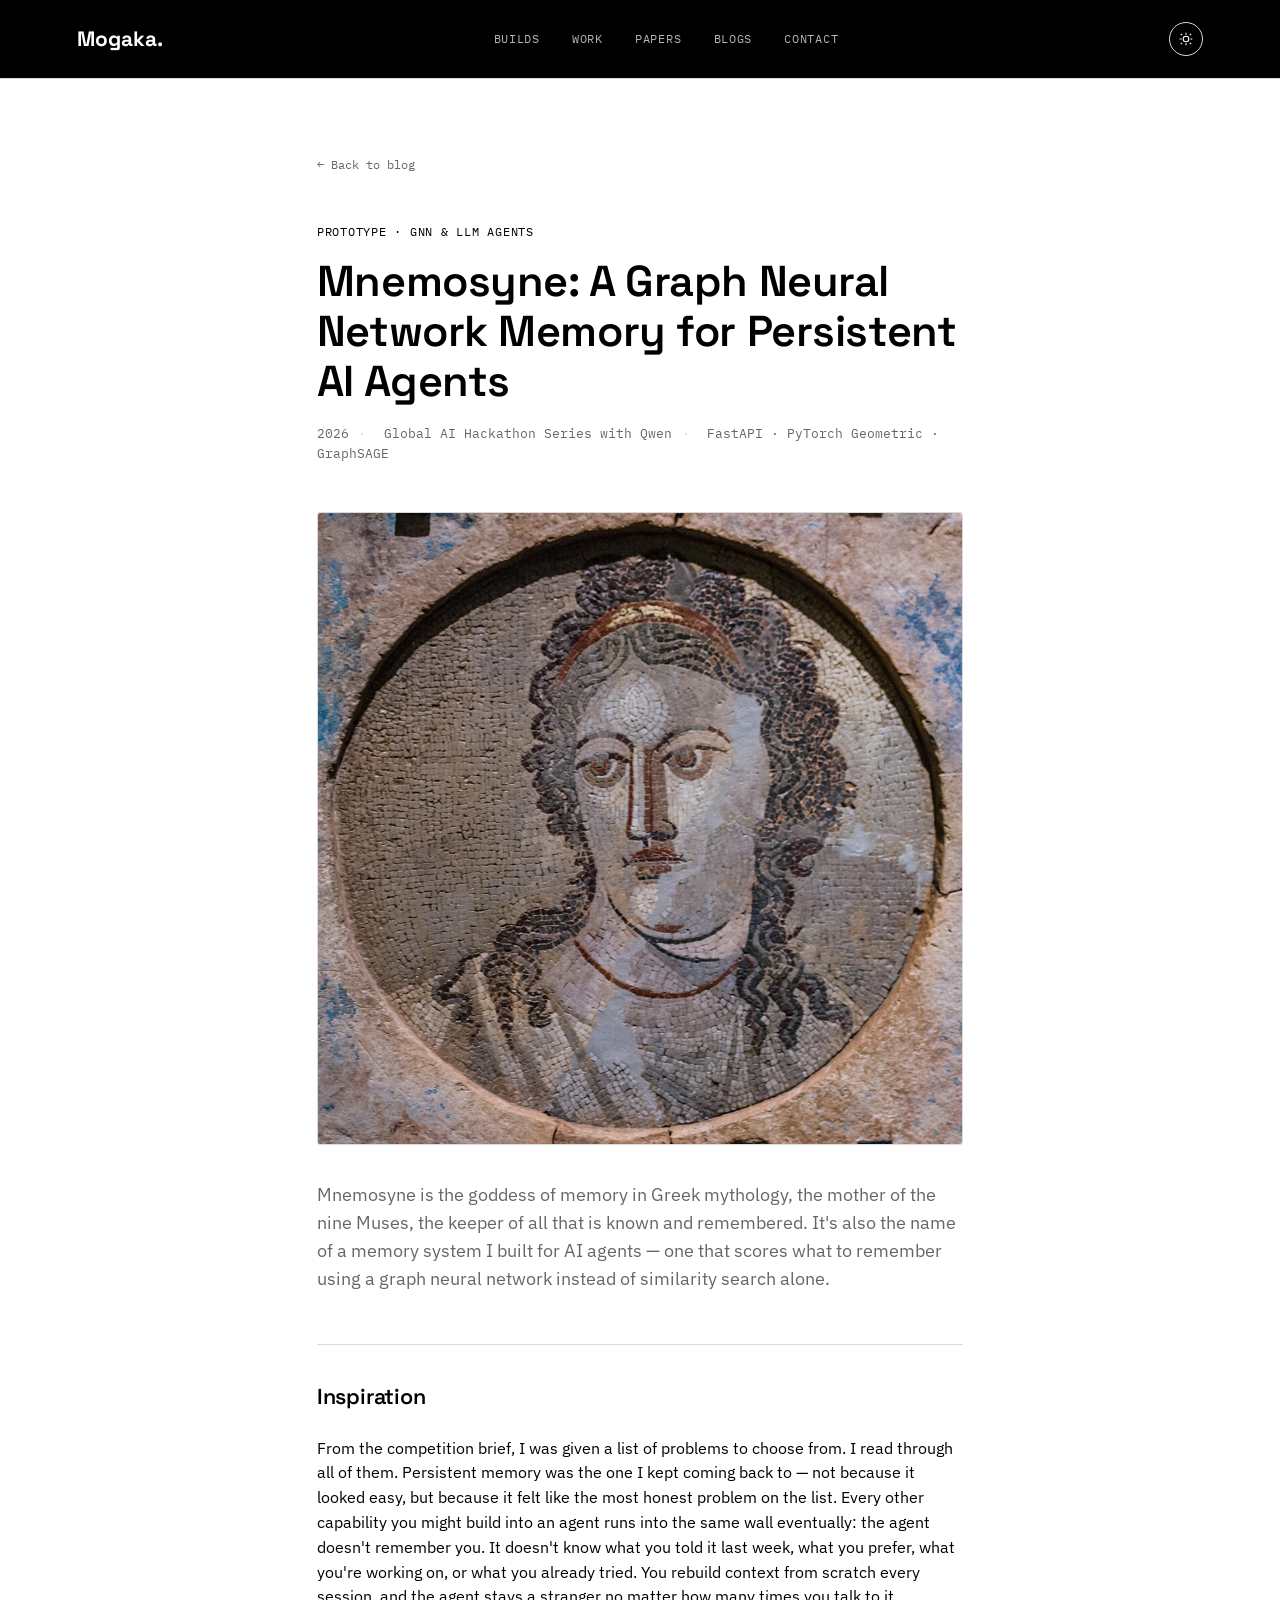
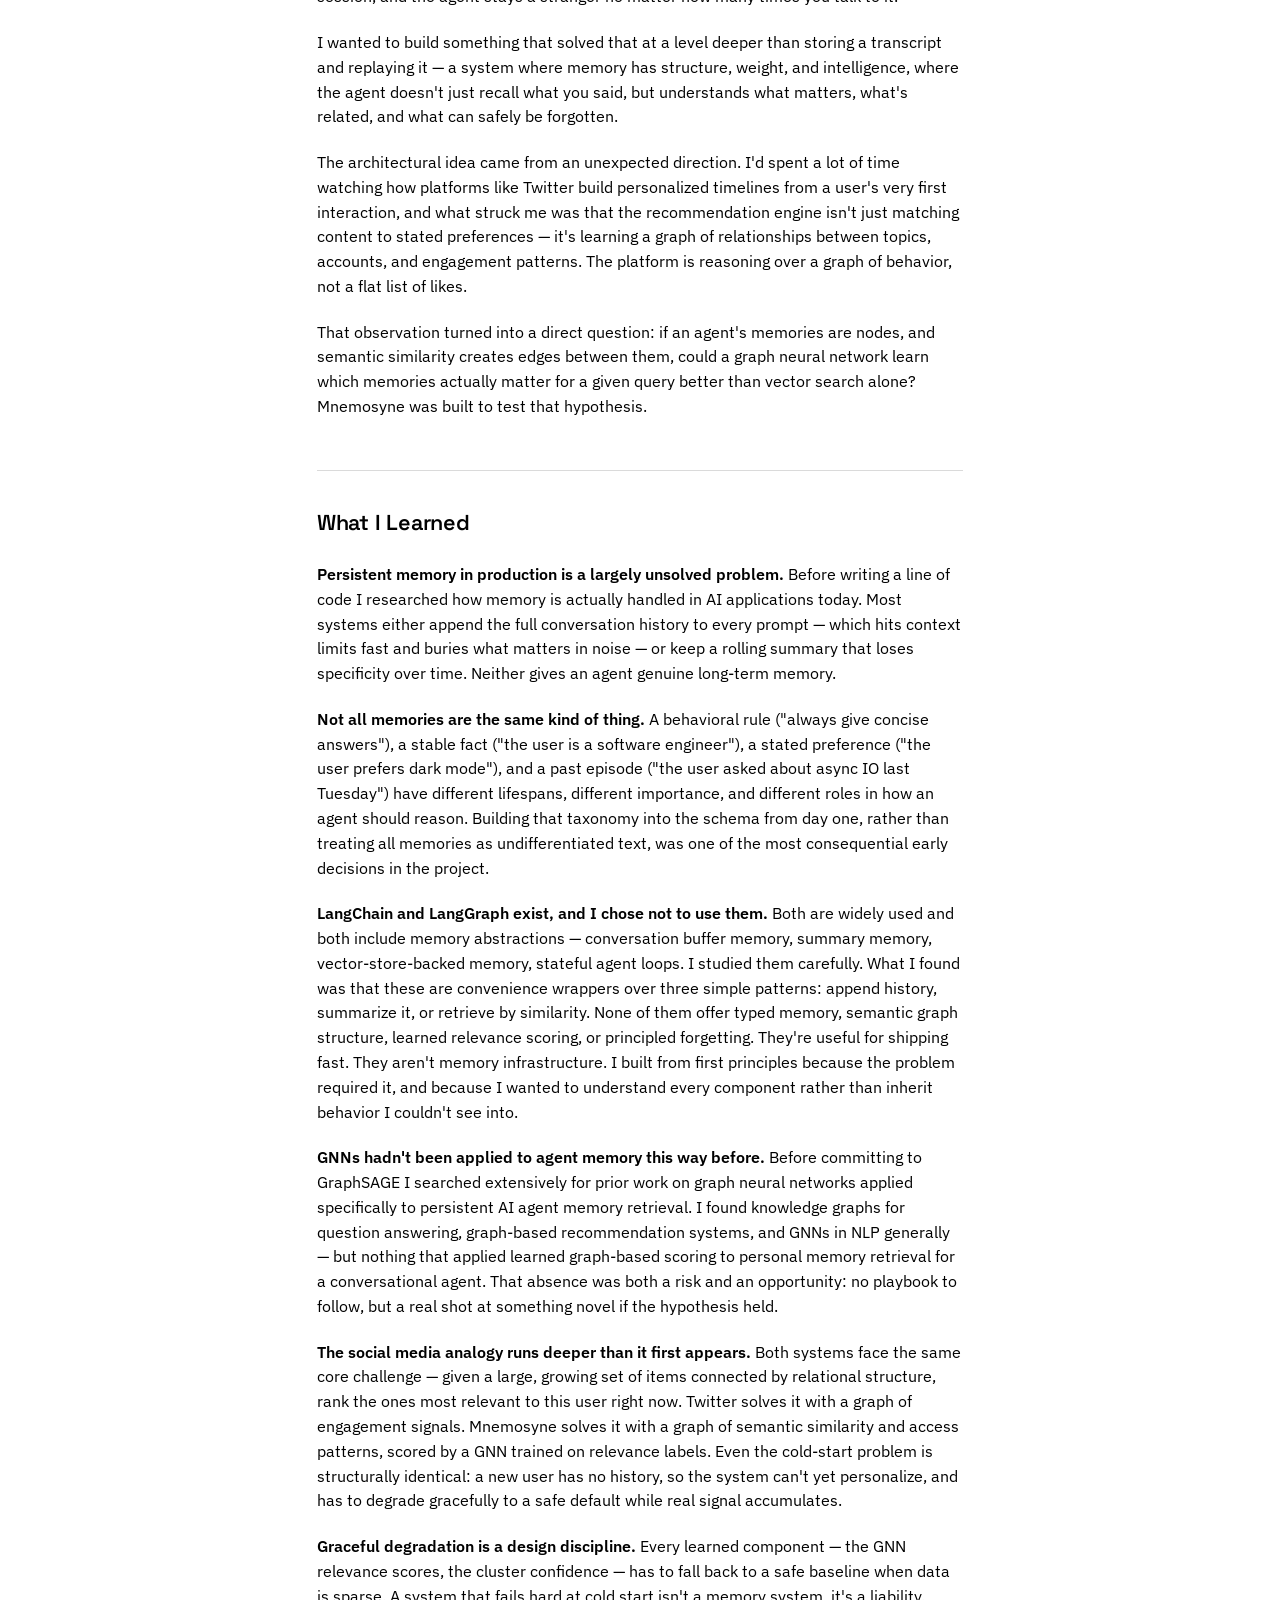
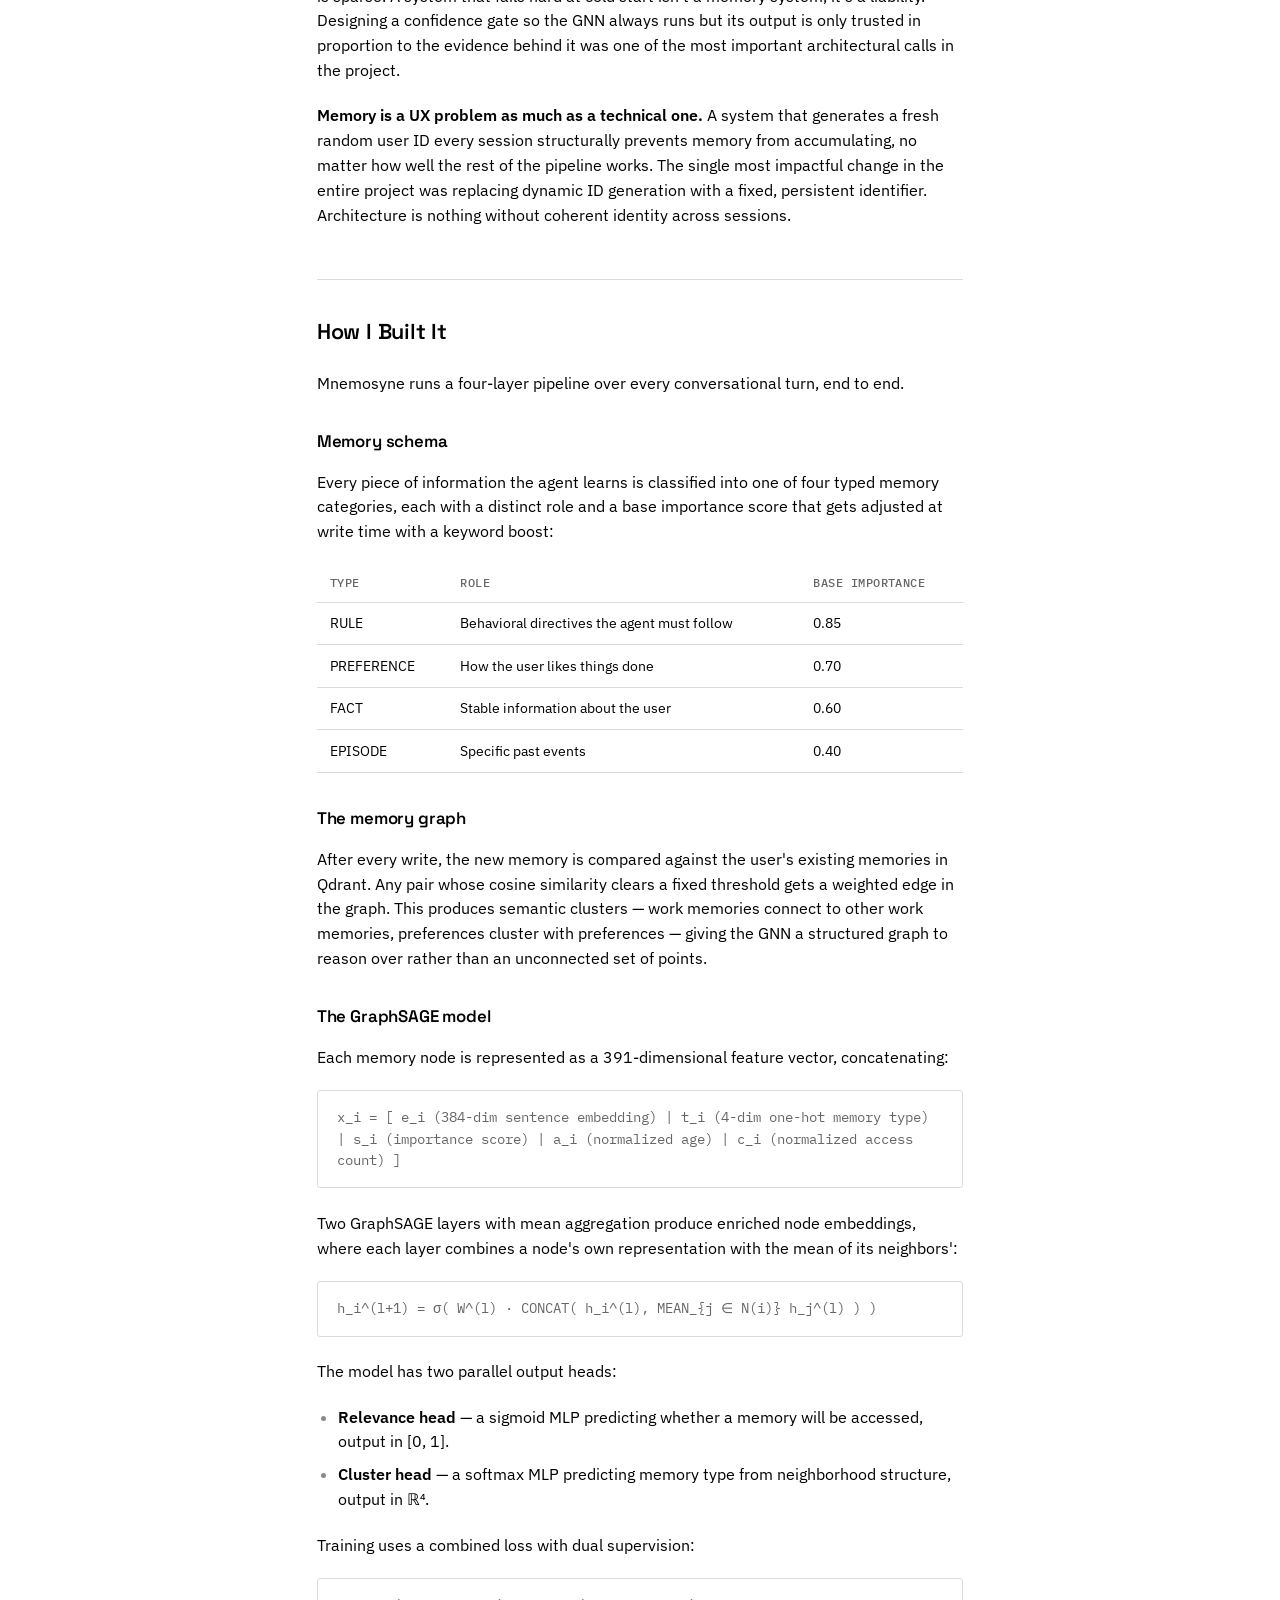
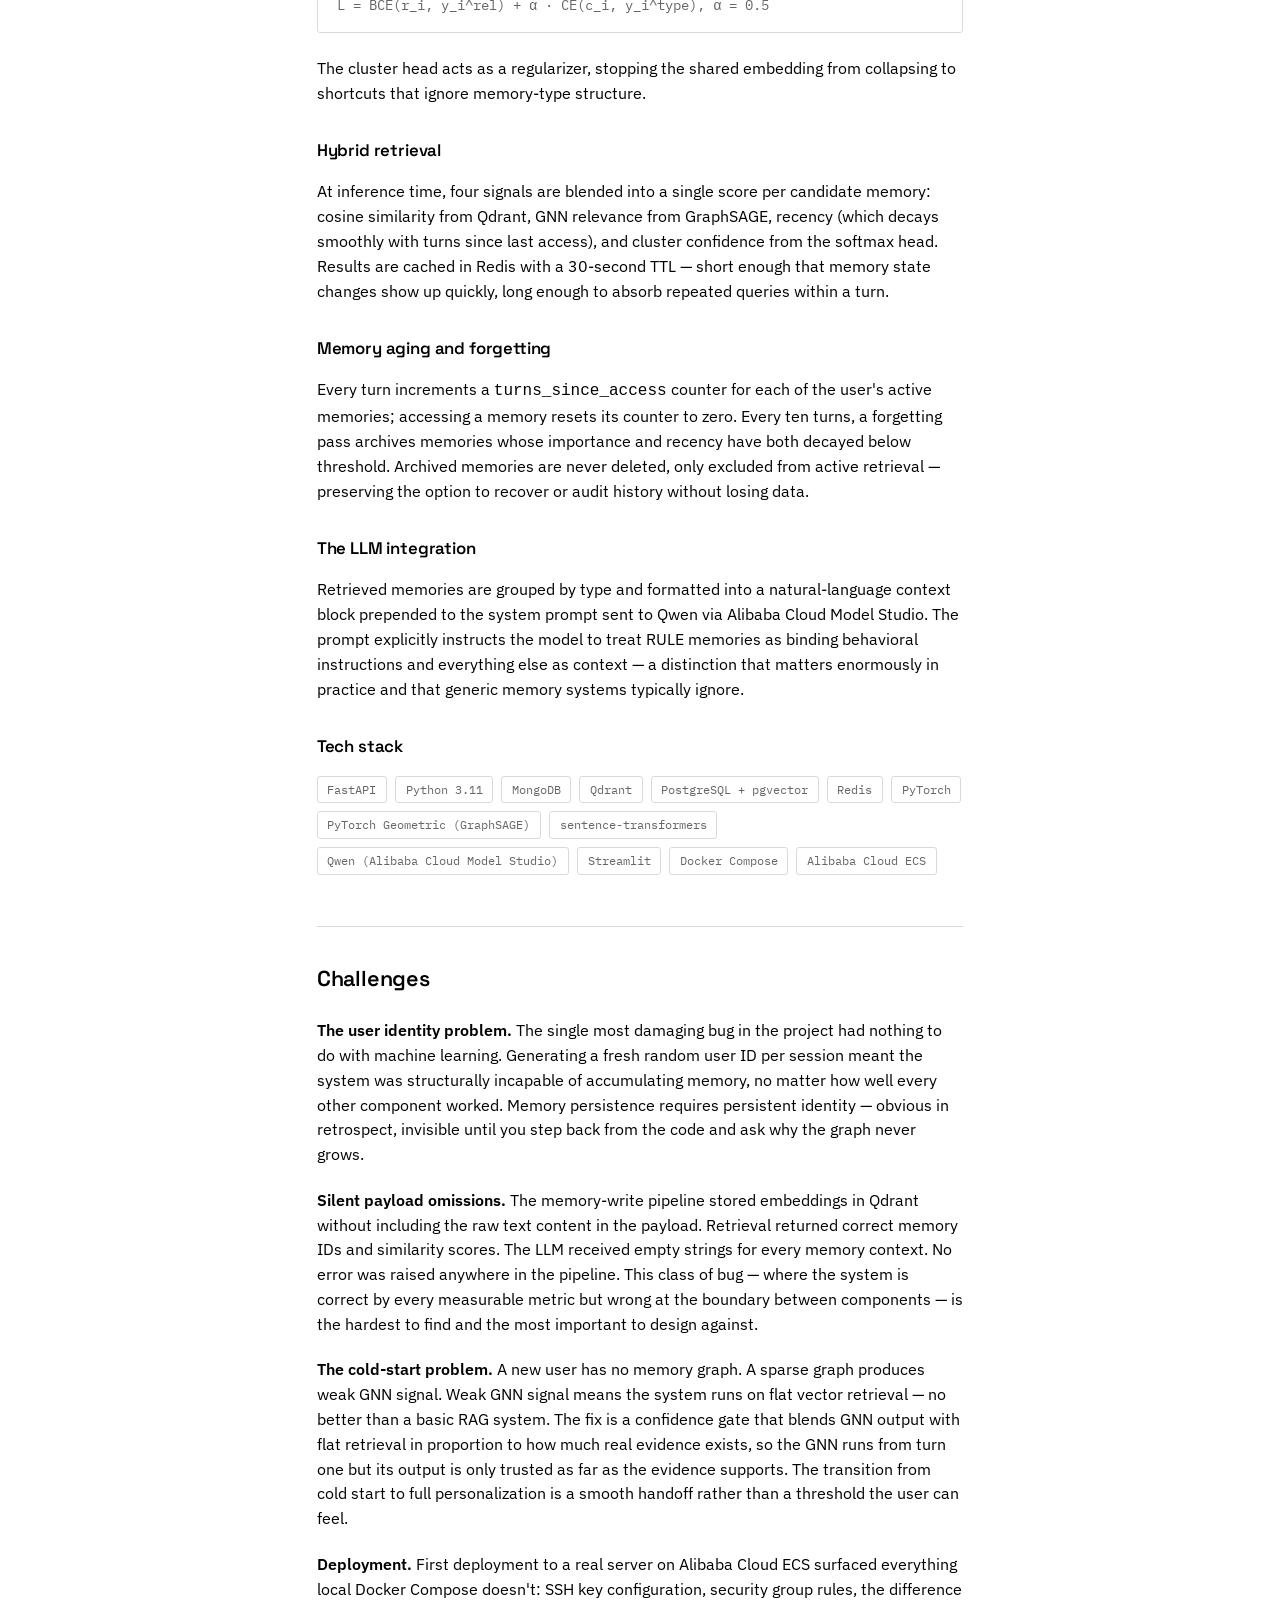
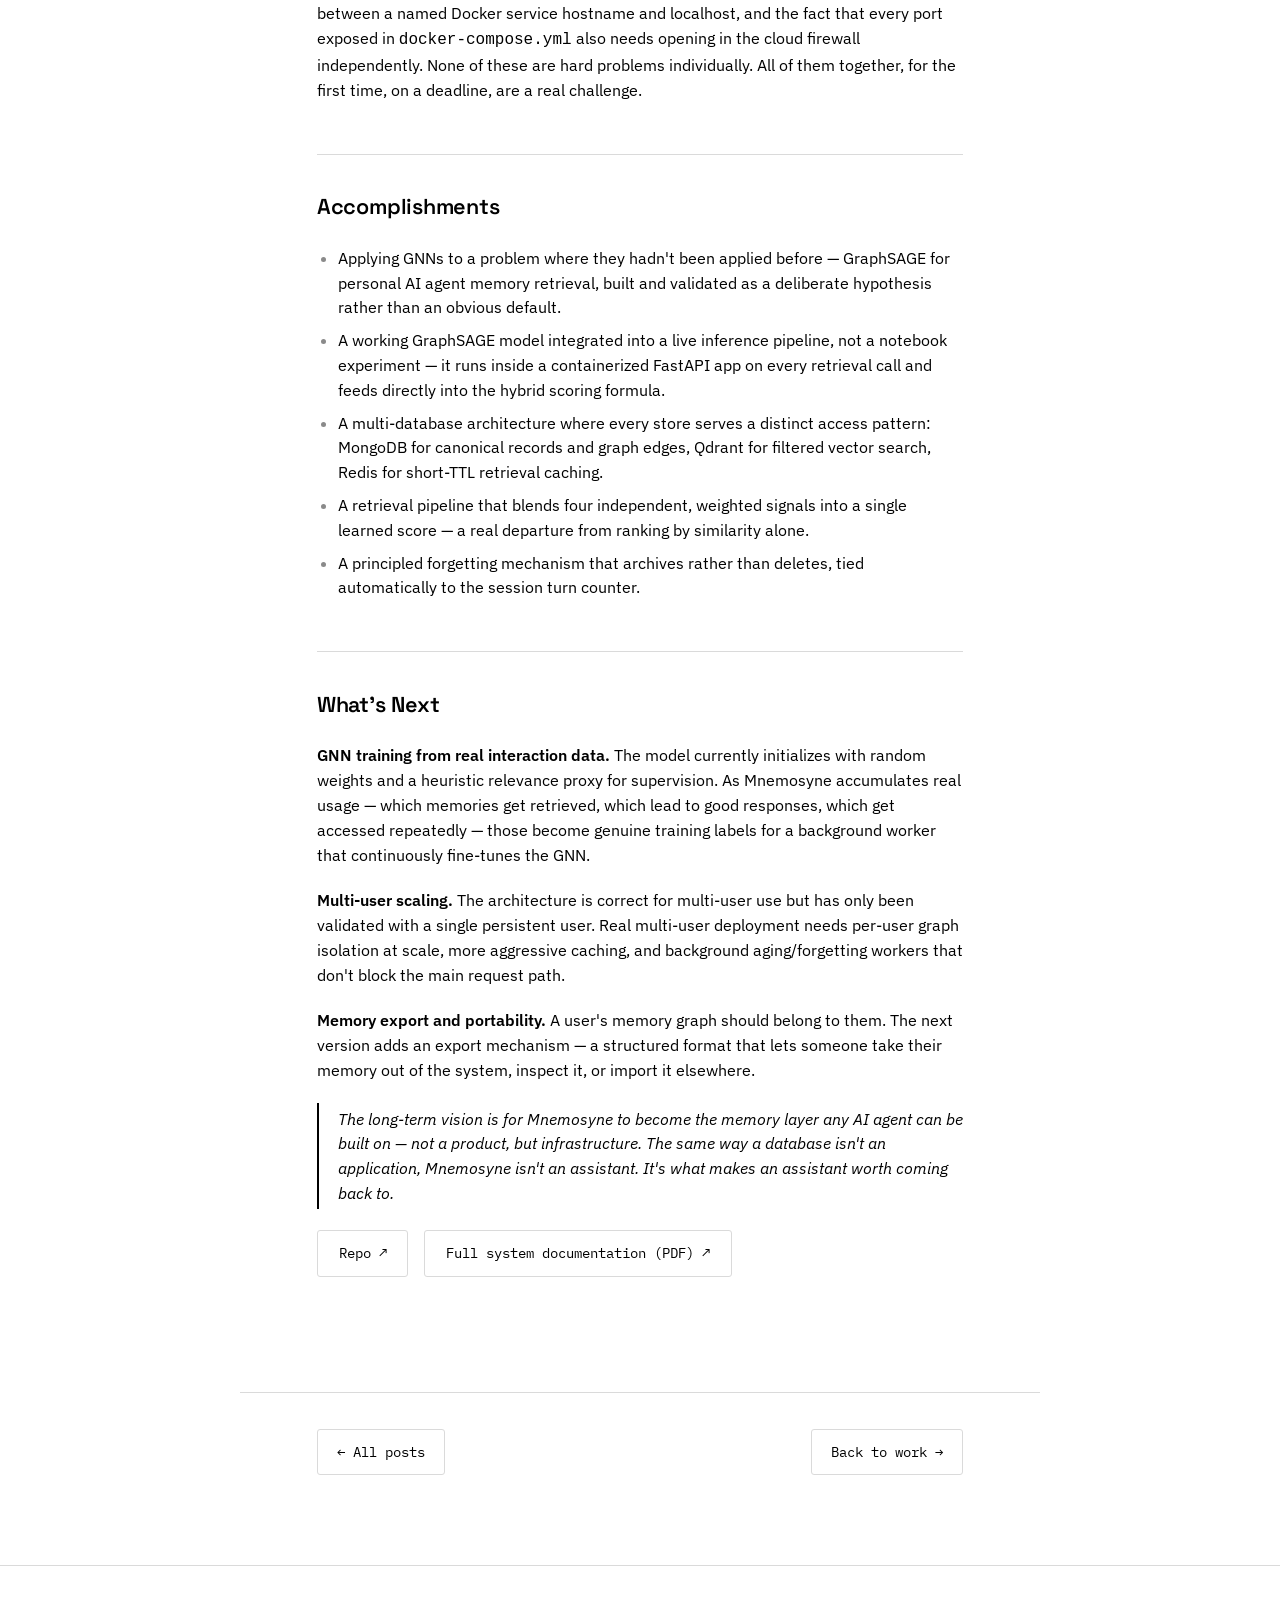
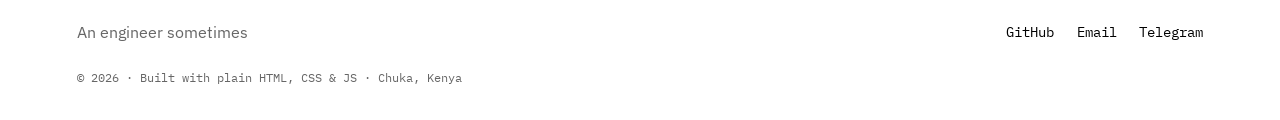
<file: blog/mnemosyne.html>
<!DOCTYPE html>
<html lang="en" data-theme="light">
<head>
  <meta charset="UTF-8" />
  <meta name="viewport" content="width=device-width, initial-scale=1.0" />
  <title>Mnemosyne: A Graph Neural Network Memory for Persistent AI Agents — Mogaka</title>
  <meta name="description" content="Why I bet on GraphSAGE for agent memory retrieval, what a Twitter-timeline analogy taught me about ranking, and the identity bug that quietly broke everything." />
  <link rel="preconnect" href="https://fonts.googleapis.com" />
  <link rel="preconnect" href="https://fonts.gstatic.com" crossorigin />
  <link href="https://fonts.googleapis.com/css2?family=Space+Grotesk:wght@500;600;700&family=IBM+Plex+Sans:wght@400;500&family=IBM+Plex+Mono:wght@400;500&display=swap" rel="stylesheet" />
  <link rel="stylesheet" href="../style.css" />
</head>
<body>

  <header class="nav">
    <a href="../index.html" class="brand">Mogaka<span class="brand-dot">.</span></a>
    <nav class="nav-links">
      <a href="../index.html#builds">Builds</a>
      <a href="../index.html#work">Work</a>
      <a href="../index.html#papers">Papers</a>
      <a href="index.html">Blogs</a>
      <a href="../index.html#contact">Contact</a>
    </nav>
    <button id="theme-toggle" class="theme-toggle" aria-label="Toggle color theme" title="Toggle theme">
      <svg class="icon-sun" viewBox="0 0 24 24" fill="none" stroke="currentColor" stroke-width="1.6">
        <circle cx="12" cy="12" r="4.2"/>
        <path d="M12 2.5v3M12 18.5v3M4.2 4.2l2.1 2.1M17.7 17.7l2.1 2.1M2.5 12h3M18.5 12h3M4.2 19.8l2.1-2.1M17.7 6.3l2.1-2.1"/>
      </svg>
      <svg class="icon-moon" viewBox="0 0 24 24" fill="none" stroke="currentColor" stroke-width="1.6">
        <path d="M20 14.5A8.5 8.5 0 1 1 9.5 4a6.8 6.8 0 0 0 10.5 10.5Z"/>
      </svg>
    </button>
  </header>

  <main>
    <article class="post">
      <div class="post-header">
        <a href="index.html" class="back-link">← Back to blog</a>
        <p class="post-eyebrow">Prototype · GNN &amp; LLM Agents</p>
        <h1 class="post-title">Mnemosyne: A Graph Neural Network Memory for Persistent AI Agents</h1>
        <p class="post-meta">
          <span>2026</span>
          <span>Global AI Hackathon Series with Qwen</span>
          <span>FastAPI · PyTorch Geometric · GraphSAGE</span>
        </p>
      </div>

      <div class="post-hero-image">
        <img src="../assets/Mosaïque_murale_Mnémosyne.jpg" alt="Mnemosyne project visual">
      </div>

      <div class="post-body">
        <p class="lead">
          Mnemosyne is the goddess of memory in Greek mythology, the mother of the nine Muses, the keeper of
          all that is known and remembered. It's also the name of a memory system I built for AI agents — one
          that scores what to remember using a graph neural network instead of similarity search alone.
        </p>

        <h2>Inspiration</h2>
        <p>
          From the competition brief, I was given a list of problems to choose from. I read through all of them.
          Persistent memory was the one I kept coming back to — not because it looked easy, but because it felt
          like the most honest problem on the list. Every other capability you might build into an agent runs
          into the same wall eventually: the agent doesn't remember you. It doesn't know what you told it last
          week, what you prefer, what you're working on, or what you already tried. You rebuild context from
          scratch every session, and the agent stays a stranger no matter how many times you talk to it.
        </p>
        <p>
          I wanted to build something that solved that at a level deeper than storing a transcript and replaying
          it — a system where memory has structure, weight, and intelligence, where the agent doesn't just recall
          what you said, but understands what matters, what's related, and what can safely be forgotten.
        </p>
        <p>
          The architectural idea came from an unexpected direction. I'd spent a lot of time watching how
          platforms like Twitter build personalized timelines from a user's very first interaction, and what
          struck me was that the recommendation engine isn't just matching content to stated preferences — it's
          learning a graph of relationships between topics, accounts, and engagement patterns. The platform is
          reasoning over a graph of behavior, not a flat list of likes.
        </p>
        <p>
          That observation turned into a direct question: if an agent's memories are nodes, and semantic
          similarity creates edges between them, could a graph neural network learn which memories actually
          matter for a given query better than vector search alone? Mnemosyne was built to test that hypothesis.
        </p>

        <h2>What I Learned</h2>
        <p>
          <strong>Persistent memory in production is a largely unsolved problem.</strong> Before writing a line
          of code I researched how memory is actually handled in AI applications today. Most systems either
          append the full conversation history to every prompt — which hits context limits fast and buries what
          matters in noise — or keep a rolling summary that loses specificity over time. Neither gives an agent
          genuine long-term memory.
        </p>
        <p>
          <strong>Not all memories are the same kind of thing.</strong> A behavioral rule ("always give concise
          answers"), a stable fact ("the user is a software engineer"), a stated preference ("the user prefers
          dark mode"), and a past episode ("the user asked about async IO last Tuesday") have different
          lifespans, different importance, and different roles in how an agent should reason. Building that
          taxonomy into the schema from day one, rather than treating all memories as undifferentiated text, was
          one of the most consequential early decisions in the project.
        </p>
        <p>
          <strong>LangChain and LangGraph exist, and I chose not to use them.</strong> Both are widely used and
          both include memory abstractions — conversation buffer memory, summary memory, vector-store-backed
          memory, stateful agent loops. I studied them carefully. What I found was that these are convenience
          wrappers over three simple patterns: append history, summarize it, or retrieve by similarity. None of
          them offer typed memory, semantic graph structure, learned relevance scoring, or principled forgetting.
          They're useful for shipping fast. They aren't memory infrastructure. I built from first principles
          because the problem required it, and because I wanted to understand every component rather than
          inherit behavior I couldn't see into.
        </p>
        <p>
          <strong>GNNs hadn't been applied to agent memory this way before.</strong> Before committing to
          GraphSAGE I searched extensively for prior work on graph neural networks applied specifically to
          persistent AI agent memory retrieval. I found knowledge graphs for question answering, graph-based
          recommendation systems, and GNNs in NLP generally — but nothing that applied learned graph-based
          scoring to personal memory retrieval for a conversational agent. That absence was both a risk and an
          opportunity: no playbook to follow, but a real shot at something novel if the hypothesis held.
        </p>
        <p>
          <strong>The social media analogy runs deeper than it first appears.</strong> Both systems face the same
          core challenge — given a large, growing set of items connected by relational structure, rank the ones
          most relevant to this user right now. Twitter solves it with a graph of engagement signals. Mnemosyne
          solves it with a graph of semantic similarity and access patterns, scored by a GNN trained on relevance
          labels. Even the cold-start problem is structurally identical: a new user has no history, so the system
          can't yet personalize, and has to degrade gracefully to a safe default while real signal accumulates.
        </p>
        <p>
          <strong>Graceful degradation is a design discipline.</strong> Every learned component — the GNN
          relevance scores, the cluster confidence — has to fall back to a safe baseline when data is sparse. A
          system that fails hard at cold start isn't a memory system, it's a liability. Designing a confidence
          gate so the GNN always runs but its output is only trusted in proportion to the evidence behind it was
          one of the most important architectural calls in the project.
        </p>
        <p>
          <strong>Memory is a UX problem as much as a technical one.</strong> A system that generates a fresh
          random user ID every session structurally prevents memory from accumulating, no matter how well the
          rest of the pipeline works. The single most impactful change in the entire project was replacing
          dynamic ID generation with a fixed, persistent identifier. Architecture is nothing without coherent
          identity across sessions.
        </p>

        <h2>How I Built It</h2>
        <p>Mnemosyne runs a four-layer pipeline over every conversational turn, end to end.</p>

        <h3>Memory schema</h3>
        <p>
          Every piece of information the agent learns is classified into one of four typed memory categories,
          each with a distinct role and a base importance score that gets adjusted at write time with a keyword
          boost:
        </p>
        <table class="post-table">
          <thead>
            <tr><th>Type</th><th>Role</th><th>Base importance</th></tr>
          </thead>
          <tbody>
            <tr><td>RULE</td><td>Behavioral directives the agent must follow</td><td>0.85</td></tr>
            <tr><td>PREFERENCE</td><td>How the user likes things done</td><td>0.70</td></tr>
            <tr><td>FACT</td><td>Stable information about the user</td><td>0.60</td></tr>
            <tr><td>EPISODE</td><td>Specific past events</td><td>0.40</td></tr>
          </tbody>
        </table>

        <h3>The memory graph</h3>
        <p>
          After every write, the new memory is compared against the user's existing memories in Qdrant. Any pair
          whose cosine similarity clears a fixed threshold gets a weighted edge in the graph. This produces
          semantic clusters — work memories connect to other work memories, preferences cluster with preferences
          — giving the GNN a structured graph to reason over rather than an unconnected set of points.
        </p>

        <h3>The GraphSAGE model</h3>
        <p>Each memory node is represented as a 391-dimensional feature vector, concatenating:</p>
        <div class="equation">
          x_i = [ e_i (384-dim sentence embedding) | t_i (4-dim one-hot memory type)
                | s_i (importance score) | a_i (normalized age) | c_i (normalized access count) ]
        </div>
        <p>Two GraphSAGE layers with mean aggregation produce enriched node embeddings, where each layer combines a node's own representation with the mean of its neighbors':</p>
        <div class="equation">
          h_i^(l+1) = σ( W^(l) · CONCAT( h_i^(l),  MEAN_{j ∈ N(i)} h_j^(l) ) )
        </div>
        <p>The model has two parallel output heads:</p>
        <ul>
          <li><strong>Relevance head</strong> — a sigmoid MLP predicting whether a memory will be accessed, output in [0, 1].</li>
          <li><strong>Cluster head</strong> — a softmax MLP predicting memory type from neighborhood structure, output in ℝ⁴.</li>
        </ul>
        <p>Training uses a combined loss with dual supervision:</p>
        <div class="equation">
          L = BCE(r_i, y_i^rel) + α · CE(c_i, y_i^type),  α = 0.5
        </div>
        <p>
          The cluster head acts as a regularizer, stopping the shared embedding from collapsing to shortcuts that
          ignore memory-type structure.
        </p>

        <h3>Hybrid retrieval</h3>
        <p>
          At inference time, four signals are blended into a single score per candidate memory: cosine similarity
          from Qdrant, GNN relevance from GraphSAGE, recency (which decays smoothly with turns since last
          access), and cluster confidence from the softmax head. Results are cached in Redis with a 30-second
          TTL — short enough that memory state changes show up quickly, long enough to absorb repeated queries
          within a turn.
        </p>

        <h3>Memory aging and forgetting</h3>
        <p>
          Every turn increments a <code>turns_since_access</code> counter for each of the user's active memories;
          accessing a memory resets its counter to zero. Every ten turns, a forgetting pass archives memories
          whose importance and recency have both decayed below threshold. Archived memories are never deleted,
          only excluded from active retrieval — preserving the option to recover or audit history without losing
          data.
        </p>

        <h3>The LLM integration</h3>
        <p>
          Retrieved memories are grouped by type and formatted into a natural-language context block prepended to
          the system prompt sent to Qwen via Alibaba Cloud Model Studio. The prompt explicitly instructs the
          model to treat RULE memories as binding behavioral instructions and everything else as context — a
          distinction that matters enormously in practice and that generic memory systems typically ignore.
        </p>

        <h3>Tech stack</h3>
        <div class="built-with">
          <span>FastAPI</span><span>Python 3.11</span><span>MongoDB</span><span>Qdrant</span>
          <span>PostgreSQL + pgvector</span><span>Redis</span><span>PyTorch</span>
          <span>PyTorch Geometric (GraphSAGE)</span><span>sentence-transformers</span>
          <span>Qwen (Alibaba Cloud Model Studio)</span><span>Streamlit</span><span>Docker Compose</span>
          <span>Alibaba Cloud ECS</span>
        </div>

        <h2>Challenges</h2>
        <p>
          <strong>The user identity problem.</strong> The single most damaging bug in the project had nothing to
          do with machine learning. Generating a fresh random user ID per session meant the system was
          structurally incapable of accumulating memory, no matter how well every other component worked.
          Memory persistence requires persistent identity — obvious in retrospect, invisible until you step back
          from the code and ask why the graph never grows.
        </p>
        <p>
          <strong>Silent payload omissions.</strong> The memory-write pipeline stored embeddings in Qdrant
          without including the raw text content in the payload. Retrieval returned correct memory IDs and
          similarity scores. The LLM received empty strings for every memory context. No error was raised
          anywhere in the pipeline. This class of bug — where the system is correct by every measurable metric
          but wrong at the boundary between components — is the hardest to find and the most important to design
          against.
        </p>
        <p>
          <strong>The cold-start problem.</strong> A new user has no memory graph. A sparse graph produces weak
          GNN signal. Weak GNN signal means the system runs on flat vector retrieval — no better than a basic RAG
          system. The fix is a confidence gate that blends GNN output with flat retrieval in proportion to how
          much real evidence exists, so the GNN runs from turn one but its output is only trusted as far as the
          evidence supports. The transition from cold start to full personalization is a smooth handoff rather
          than a threshold the user can feel.
        </p>
        <p>
          <strong>Deployment.</strong> First deployment to a real server on Alibaba Cloud ECS surfaced everything
          local Docker Compose doesn't: SSH key configuration, security group rules, the difference between a
          named Docker service hostname and localhost, and the fact that every port exposed in
          <code>docker-compose.yml</code> also needs opening in the cloud firewall independently. None of these
          are hard problems individually. All of them together, for the first time, on a deadline, are a real
          challenge.
        </p>

        <h2>Accomplishments</h2>
        <ul>
          <li>Applying GNNs to a problem where they hadn't been applied before — GraphSAGE for personal AI agent memory retrieval, built and validated as a deliberate hypothesis rather than an obvious default.</li>
          <li>A working GraphSAGE model integrated into a live inference pipeline, not a notebook experiment — it runs inside a containerized FastAPI app on every retrieval call and feeds directly into the hybrid scoring formula.</li>
          <li>A multi-database architecture where every store serves a distinct access pattern: MongoDB for canonical records and graph edges, Qdrant for filtered vector search, Redis for short-TTL retrieval caching.</li>
          <li>A retrieval pipeline that blends four independent, weighted signals into a single learned score — a real departure from ranking by similarity alone.</li>
          <li>A principled forgetting mechanism that archives rather than deletes, tied automatically to the session turn counter.</li>
        </ul>

        <h2>What's Next</h2>
        <p>
          <strong>GNN training from real interaction data.</strong> The model currently initializes with random
          weights and a heuristic relevance proxy for supervision. As Mnemosyne accumulates real usage — which
          memories get retrieved, which lead to good responses, which get accessed repeatedly — those become
          genuine training labels for a background worker that continuously fine-tunes the GNN.
        </p>
        <p>
          <strong>Multi-user scaling.</strong> The architecture is correct for multi-user use but has only been
          validated with a single persistent user. Real multi-user deployment needs per-user graph isolation at
          scale, more aggressive caching, and background aging/forgetting workers that don't block the main
          request path.
        </p>
        <p>
          <strong>Memory export and portability.</strong> A user's memory graph should belong to them. The next
          version adds an export mechanism — a structured format that lets someone take their memory out of the
          system, inspect it, or import it elsewhere.
        </p>
        <p class="post-callout">
          The long-term vision is for Mnemosyne to become the memory layer any AI agent can be built on — not a
          product, but infrastructure. The same way a database isn't an application, Mnemosyne isn't an
          assistant. It's what makes an assistant worth coming back to.
        </p>

        <div class="post-links">
          <a href="https://github.com/mnatakanijiiteajesasa/mnemosyne" class="btn-ghost" target="_blank" rel="noopener">Repo ↗</a>
          <a href="../docs/Mnemosyne System Documentation.pdf" class="btn-ghost" target="_blank" rel="noopener">Full system documentation (PDF) ↗</a>
        </div>
      </div>

      <div class="post-footer">
        <a href="index.html" class="btn-ghost">← All posts</a>
        <a href="../index.html#work" class="btn-ghost">Back to work →</a>
      </div>
    </article>
  </main>

  <footer id="contact">
    <div class="footer-top">
      <p class="footer-line">An engineer sometimes</p>
      <div class="footer-links">
        <a href="https://github.com/mnatakanijiiteajesasa" target="_blank" rel="noopener">GitHub</a>
        <a href="mailto:mogakanewton0@gmail.com">Email</a>
        <a href="https://t.me/mogaka_bot" target="_blank" rel="noopener">Telegram</a>
      </div>
    </div>
    <p class="footer-bottom">© 2026 · Built with plain HTML, CSS &amp; JS · Chuka, Kenya</p>
  </footer>

  <script src="../script.js"></script>
</body>
</html>
</file>
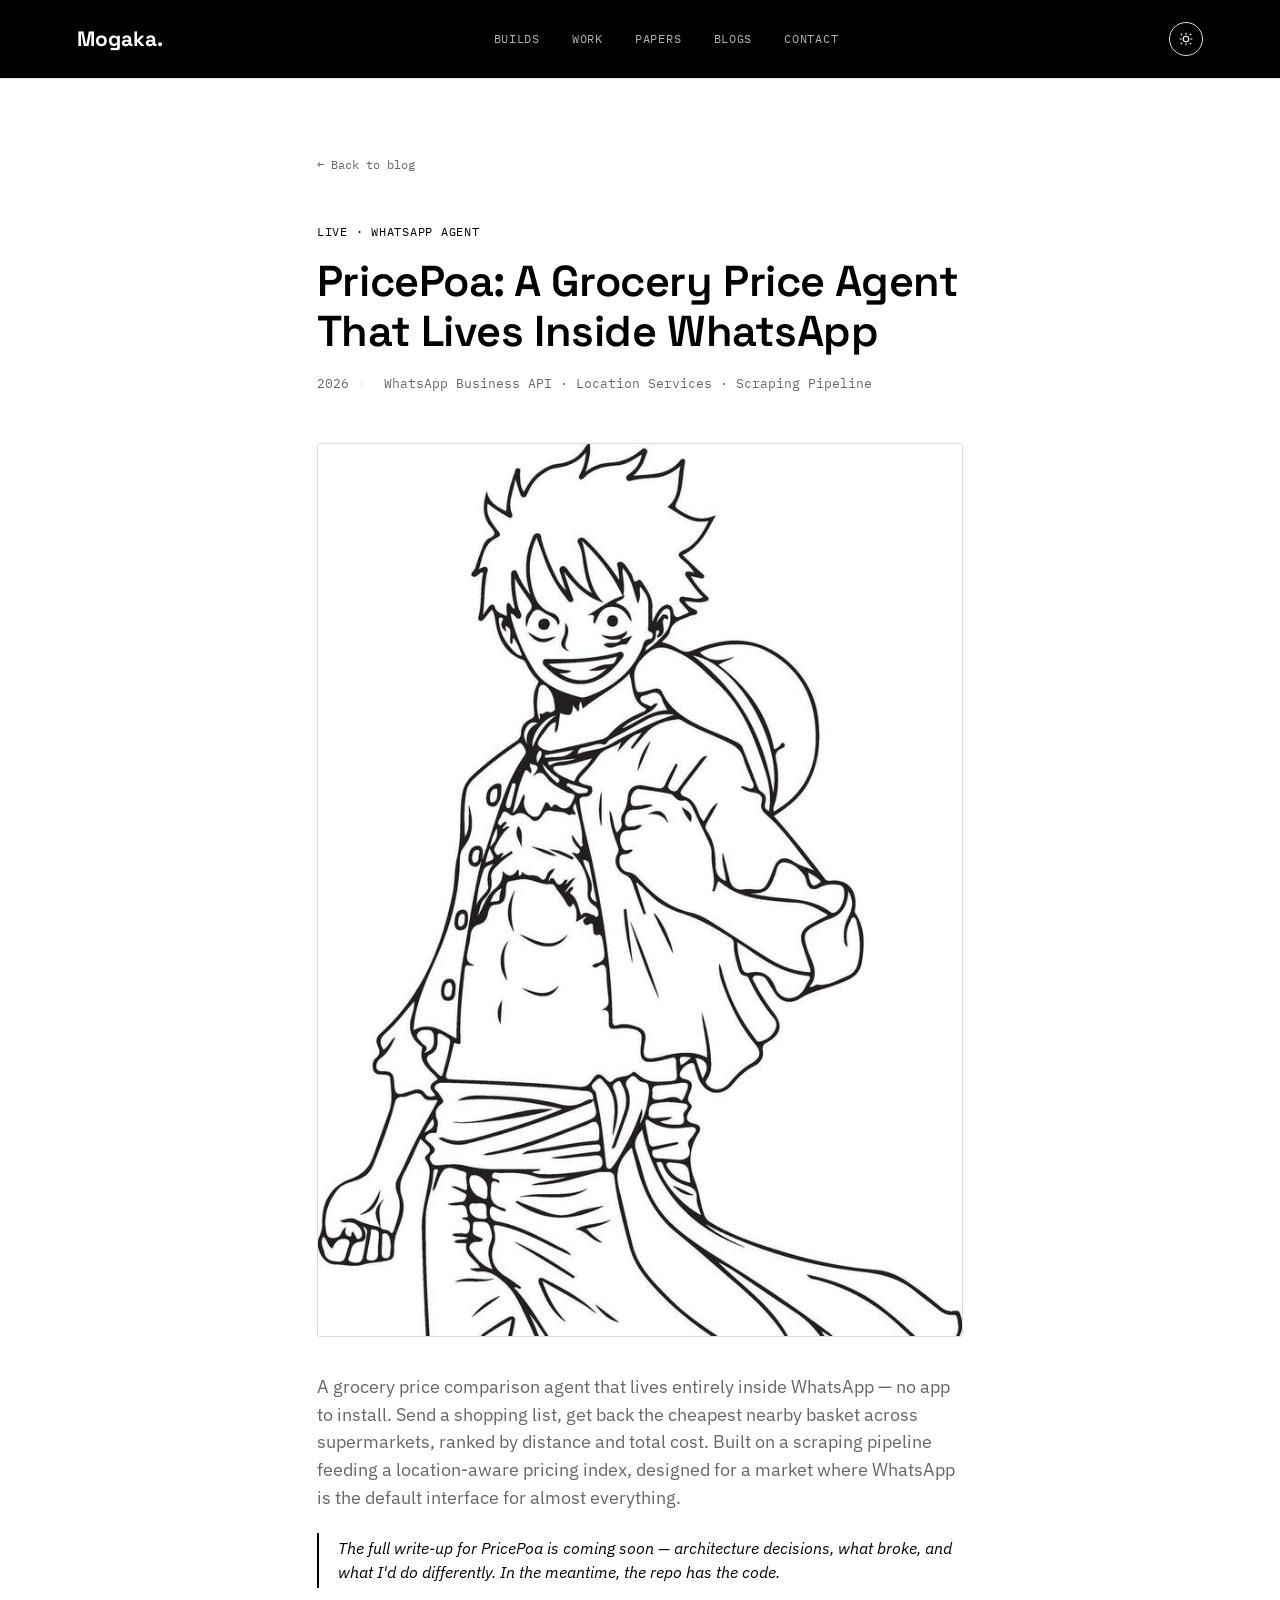
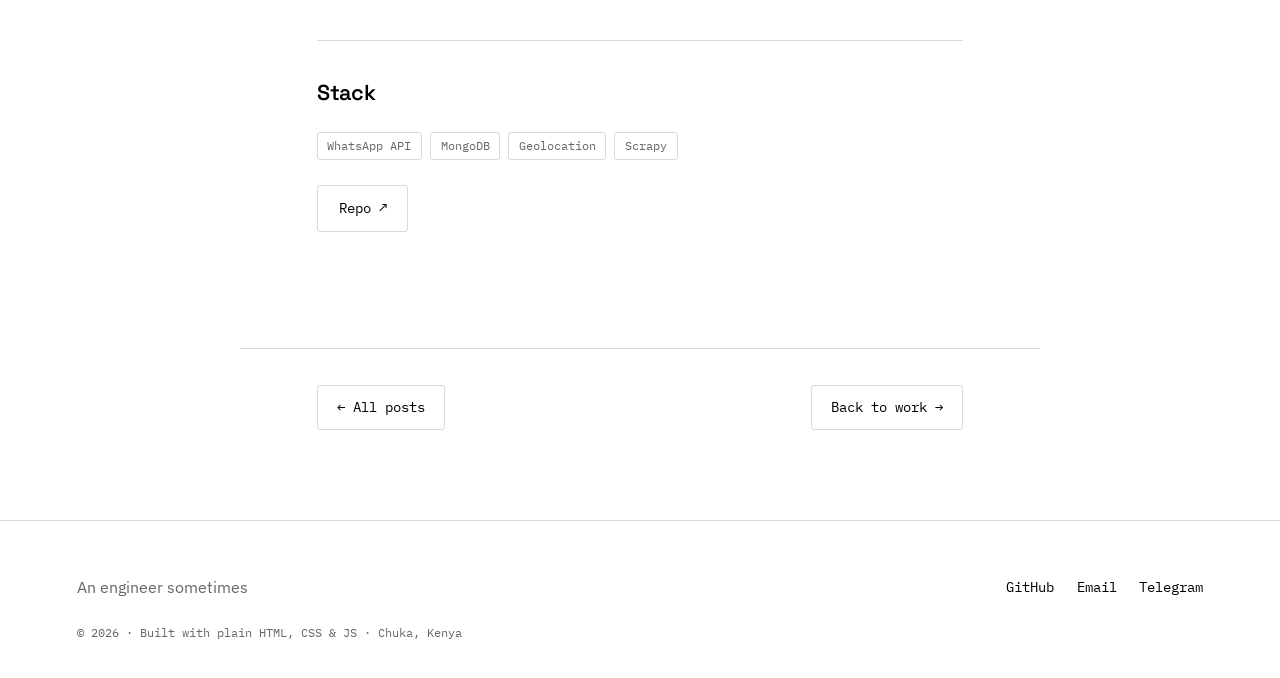
<file: blog/pricepoa.html>
<!DOCTYPE html>
<html lang="en" data-theme="light">
<head>
  <meta charset="UTF-8" />
  <meta name="viewport" content="width=device-width, initial-scale=1.0" />
  <title>PricePoa: A Grocery Price Agent That Lives Inside WhatsApp — Mogaka</title>
  <meta name="description" content="WhatsApp-native AI agent for location-aware grocery price comparison across Kenyan supermarkets." />
  <link rel="preconnect" href="https://fonts.googleapis.com" />
  <link rel="preconnect" href="https://fonts.gstatic.com" crossorigin />
  <link href="https://fonts.googleapis.com/css2?family=Space+Grotesk:wght@500;600;700&family=IBM+Plex+Sans:wght@400;500&family=IBM+Plex+Mono:wght@400;500&display=swap" rel="stylesheet" />
  <link rel="stylesheet" href="../style.css" />
</head>
<body>

  <header class="nav">
    <a href="../index.html" class="brand">Mogaka<span class="brand-dot">.</span></a>
    <nav class="nav-links">
      <a href="../index.html#builds">Builds</a>
      <a href="../index.html#work">Work</a>
      <a href="../index.html#papers">Papers</a>
      <a href="index.html">Blogs</a>
      <a href="../index.html#contact">Contact</a>
    </nav>
    <button id="theme-toggle" class="theme-toggle" aria-label="Toggle color theme" title="Toggle theme">
      <svg class="icon-sun" viewBox="0 0 24 24" fill="none" stroke="currentColor" stroke-width="1.6">
        <circle cx="12" cy="12" r="4.2"/>
        <path d="M12 2.5v3M12 18.5v3M4.2 4.2l2.1 2.1M17.7 17.7l2.1 2.1M2.5 12h3M18.5 12h3M4.2 19.8l2.1-2.1M17.7 6.3l2.1-2.1"/>
      </svg>
      <svg class="icon-moon" viewBox="0 0 24 24" fill="none" stroke="currentColor" stroke-width="1.6">
        <path d="M20 14.5A8.5 8.5 0 1 1 9.5 4a6.8 6.8 0 0 0 10.5 10.5Z"/>
      </svg>
    </button>
  </header>

  <main>
    <article class="post">
      <div class="post-header">
        <a href="index.html" class="back-link">← Back to blog</a>
        <p class="post-eyebrow">Live · WhatsApp Agent</p>
        <h1 class="post-title">PricePoa: A Grocery Price Agent That Lives Inside WhatsApp</h1>
        <p class="post-meta">
          <span>2026</span>
          <span>WhatsApp Business API · Location Services · Scraping Pipeline</span>
        </p>
      </div>

      <div class="post-hero-image">
        <img src="../assets/pricepoa.jpg" alt="PricePoa: A Grocery Price Agent That Lives Inside WhatsApp preview">
      </div>

      <div class="post-body">
        <p class="lead">A grocery price comparison agent that lives entirely inside WhatsApp — no app to install. Send a shopping list, get back the cheapest nearby basket across supermarkets, ranked by distance and total cost. Built on a scraping pipeline feeding a location-aware pricing index, designed for a market where WhatsApp is the default interface for almost everything.</p>

        <p class="post-callout">
          The full write-up for PricePoa is coming soon — architecture decisions, what broke, and what I'd
          do differently. In the meantime, the repo has the code.
        </p>

        <h2>Stack</h2>
        <div class="built-with">
          <span>WhatsApp API</span>
          <span>MongoDB</span>
          <span>Geolocation</span>
          <span>Scrapy</span>
        </div>

        <div class="post-links">
          <a href="https://github.com/mnatakanijiiteajesasa/price-poa" class="btn-ghost" target="_blank" rel="noopener">Repo ↗</a>
        </div>
      </div>

      <div class="post-footer">
        <a href="index.html" class="btn-ghost">← All posts</a>
        <a href="../index.html#work" class="btn-ghost">Back to work →</a>
      </div>
    </article>
  </main>

  <footer id="contact">
    <div class="footer-top">
      <p class="footer-line">An engineer sometimes</p>
      <div class="footer-links">
        <a href="https://github.com/mnatakanijiiteajesasa" target="_blank" rel="noopener">GitHub</a>
        <a href="mailto:mogakanewton0@gmail.com">Email</a>
        <a href="https://t.me/mogaka_bot" target="_blank" rel="noopener">Telegram</a>
      </div>
    </div>
    <p class="footer-bottom">© 2026 · Built with plain HTML, CSS &amp; JS · Chuka, Kenya</p>
  </footer>

  <script src="../script.js"></script>
</body>
</html>
</file>
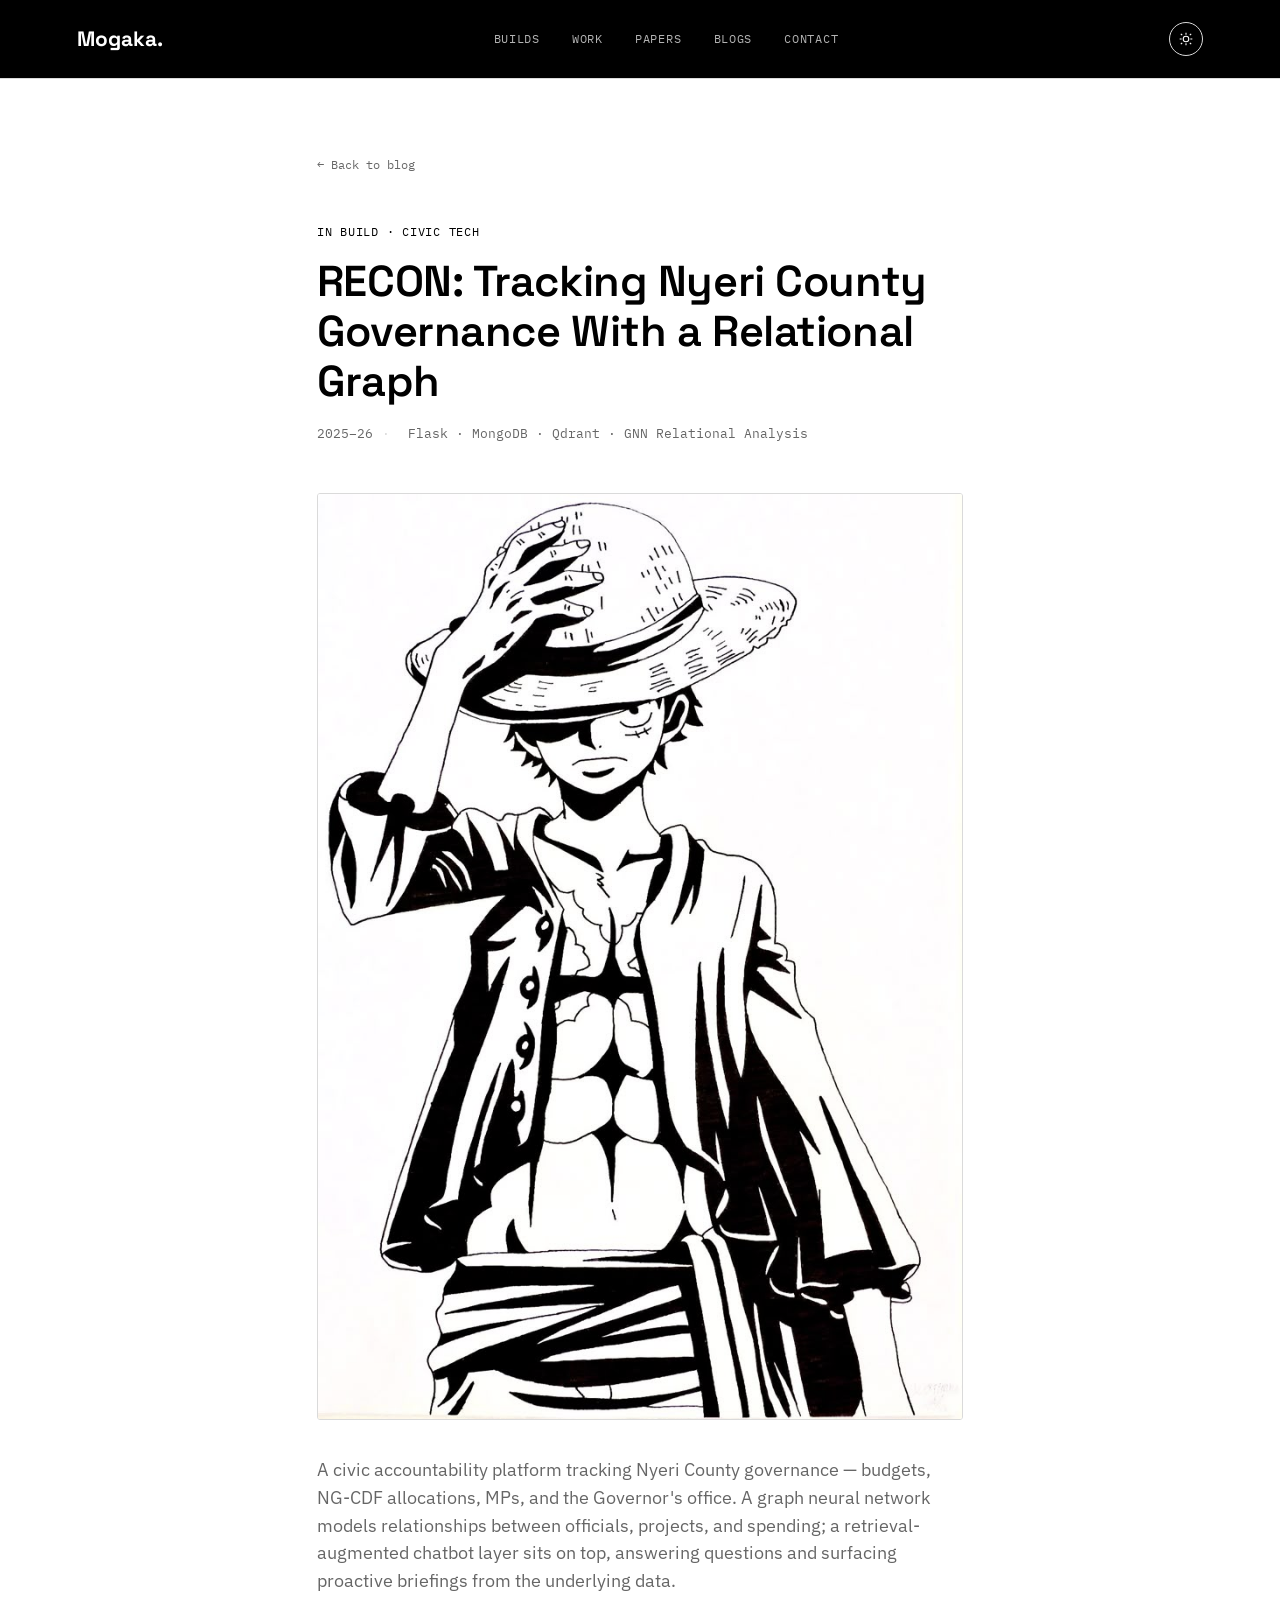
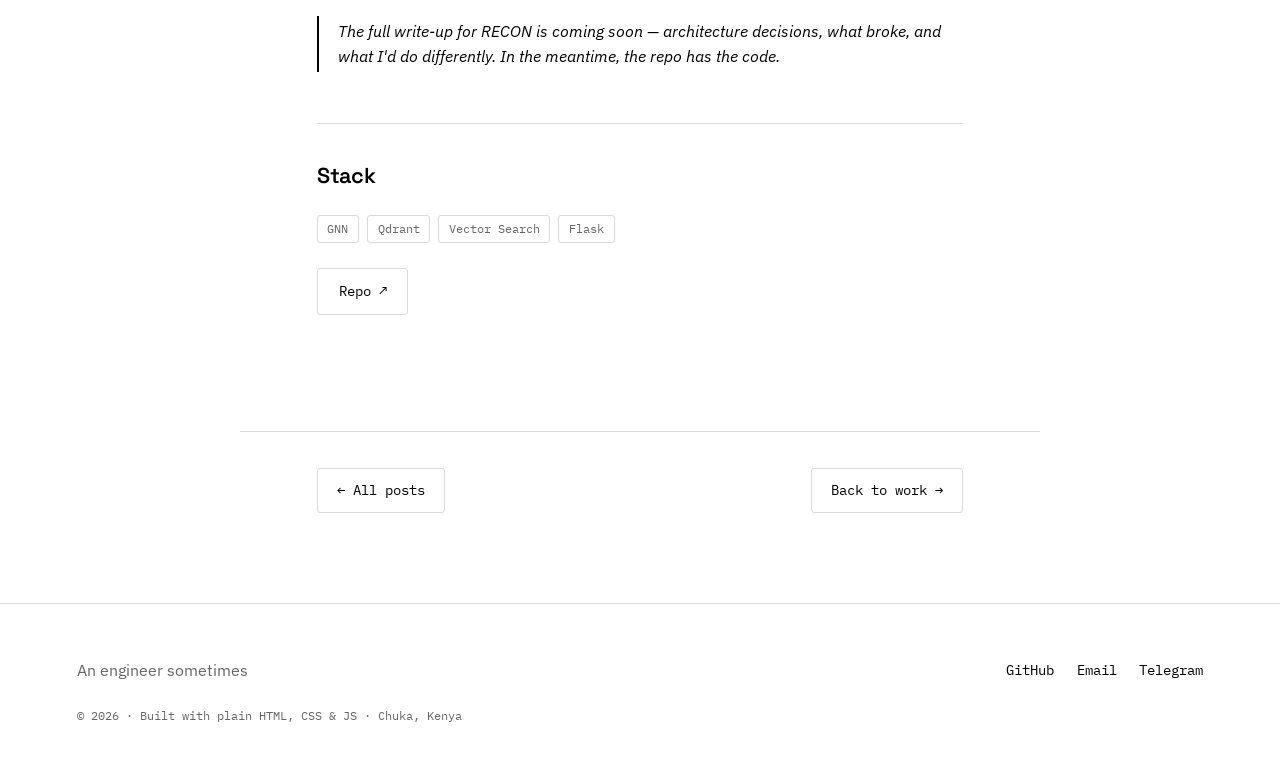
<file: blog/recon.html>
<!DOCTYPE html>
<html lang="en" data-theme="light">
<head>
  <meta charset="UTF-8" />
  <meta name="viewport" content="width=device-width, initial-scale=1.0" />
  <title>RECON: Tracking Nyeri County Governance With a Relational Graph — Mogaka</title>
  <meta name="description" content="Civic accountability platform tracking Nyeri County governance, budgets, and elected officials." />
  <link rel="preconnect" href="https://fonts.googleapis.com" />
  <link rel="preconnect" href="https://fonts.gstatic.com" crossorigin />
  <link href="https://fonts.googleapis.com/css2?family=Space+Grotesk:wght@500;600;700&family=IBM+Plex+Sans:wght@400;500&family=IBM+Plex+Mono:wght@400;500&display=swap" rel="stylesheet" />
  <link rel="stylesheet" href="../style.css" />
</head>
<body>

  <header class="nav">
    <a href="../index.html" class="brand">Mogaka<span class="brand-dot">.</span></a>
    <nav class="nav-links">
      <a href="../index.html#builds">Builds</a>
      <a href="../index.html#work">Work</a>
      <a href="../index.html#papers">Papers</a>
      <a href="index.html">Blogs</a>
      <a href="../index.html#contact">Contact</a>
    </nav>
    <button id="theme-toggle" class="theme-toggle" aria-label="Toggle color theme" title="Toggle theme">
      <svg class="icon-sun" viewBox="0 0 24 24" fill="none" stroke="currentColor" stroke-width="1.6">
        <circle cx="12" cy="12" r="4.2"/>
        <path d="M12 2.5v3M12 18.5v3M4.2 4.2l2.1 2.1M17.7 17.7l2.1 2.1M2.5 12h3M18.5 12h3M4.2 19.8l2.1-2.1M17.7 6.3l2.1-2.1"/>
      </svg>
      <svg class="icon-moon" viewBox="0 0 24 24" fill="none" stroke="currentColor" stroke-width="1.6">
        <path d="M20 14.5A8.5 8.5 0 1 1 9.5 4a6.8 6.8 0 0 0 10.5 10.5Z"/>
      </svg>
    </button>
  </header>

  <main>
    <article class="post">
      <div class="post-header">
        <a href="index.html" class="back-link">← Back to blog</a>
        <p class="post-eyebrow">In Build · Civic Tech</p>
        <h1 class="post-title">RECON: Tracking Nyeri County Governance With a Relational Graph</h1>
        <p class="post-meta">
          <span>2025–26</span>
          <span>Flask · MongoDB · Qdrant · GNN Relational Analysis</span>
        </p>
      </div>

      <div class="post-hero-image">
        <img src="../assets/recon.jpg" alt="RECON: Tracking Nyeri County Governance With a Relational Graph preview">
      </div>

      <div class="post-body">
        <p class="lead">A civic accountability platform tracking Nyeri County governance — budgets, NG-CDF allocations, MPs, and the Governor's office. A graph neural network models relationships between officials, projects, and spending; a retrieval-augmented chatbot layer sits on top, answering questions and surfacing proactive briefings from the underlying data.</p>

        <p class="post-callout">
          The full write-up for RECON is coming soon — architecture decisions, what broke, and what I'd
          do differently. In the meantime, the repo has the code.
        </p>

        <h2>Stack</h2>
        <div class="built-with">
          <span>GNN</span>
          <span>Qdrant</span>
          <span>Vector Search</span>
          <span>Flask</span>
        </div>

        <div class="post-links">
          <a href="https://github.com/mnatakanijiiteajesasa/Accountability" class="btn-ghost" target="_blank" rel="noopener">Repo ↗</a>
        </div>
      </div>

      <div class="post-footer">
        <a href="index.html" class="btn-ghost">← All posts</a>
        <a href="../index.html#work" class="btn-ghost">Back to work →</a>
      </div>
    </article>
  </main>

  <footer id="contact">
    <div class="footer-top">
      <p class="footer-line">An engineer sometimes</p>
      <div class="footer-links">
        <a href="https://github.com/mnatakanijiiteajesasa" target="_blank" rel="noopener">GitHub</a>
        <a href="mailto:mogakanewton0@gmail.com">Email</a>
        <a href="https://t.me/mogaka_bot" target="_blank" rel="noopener">Telegram</a>
      </div>
    </div>
    <p class="footer-bottom">© 2026 · Built with plain HTML, CSS &amp; JS · Chuka, Kenya</p>
  </footer>

  <script src="../script.js"></script>
</body>
</html>
</file>
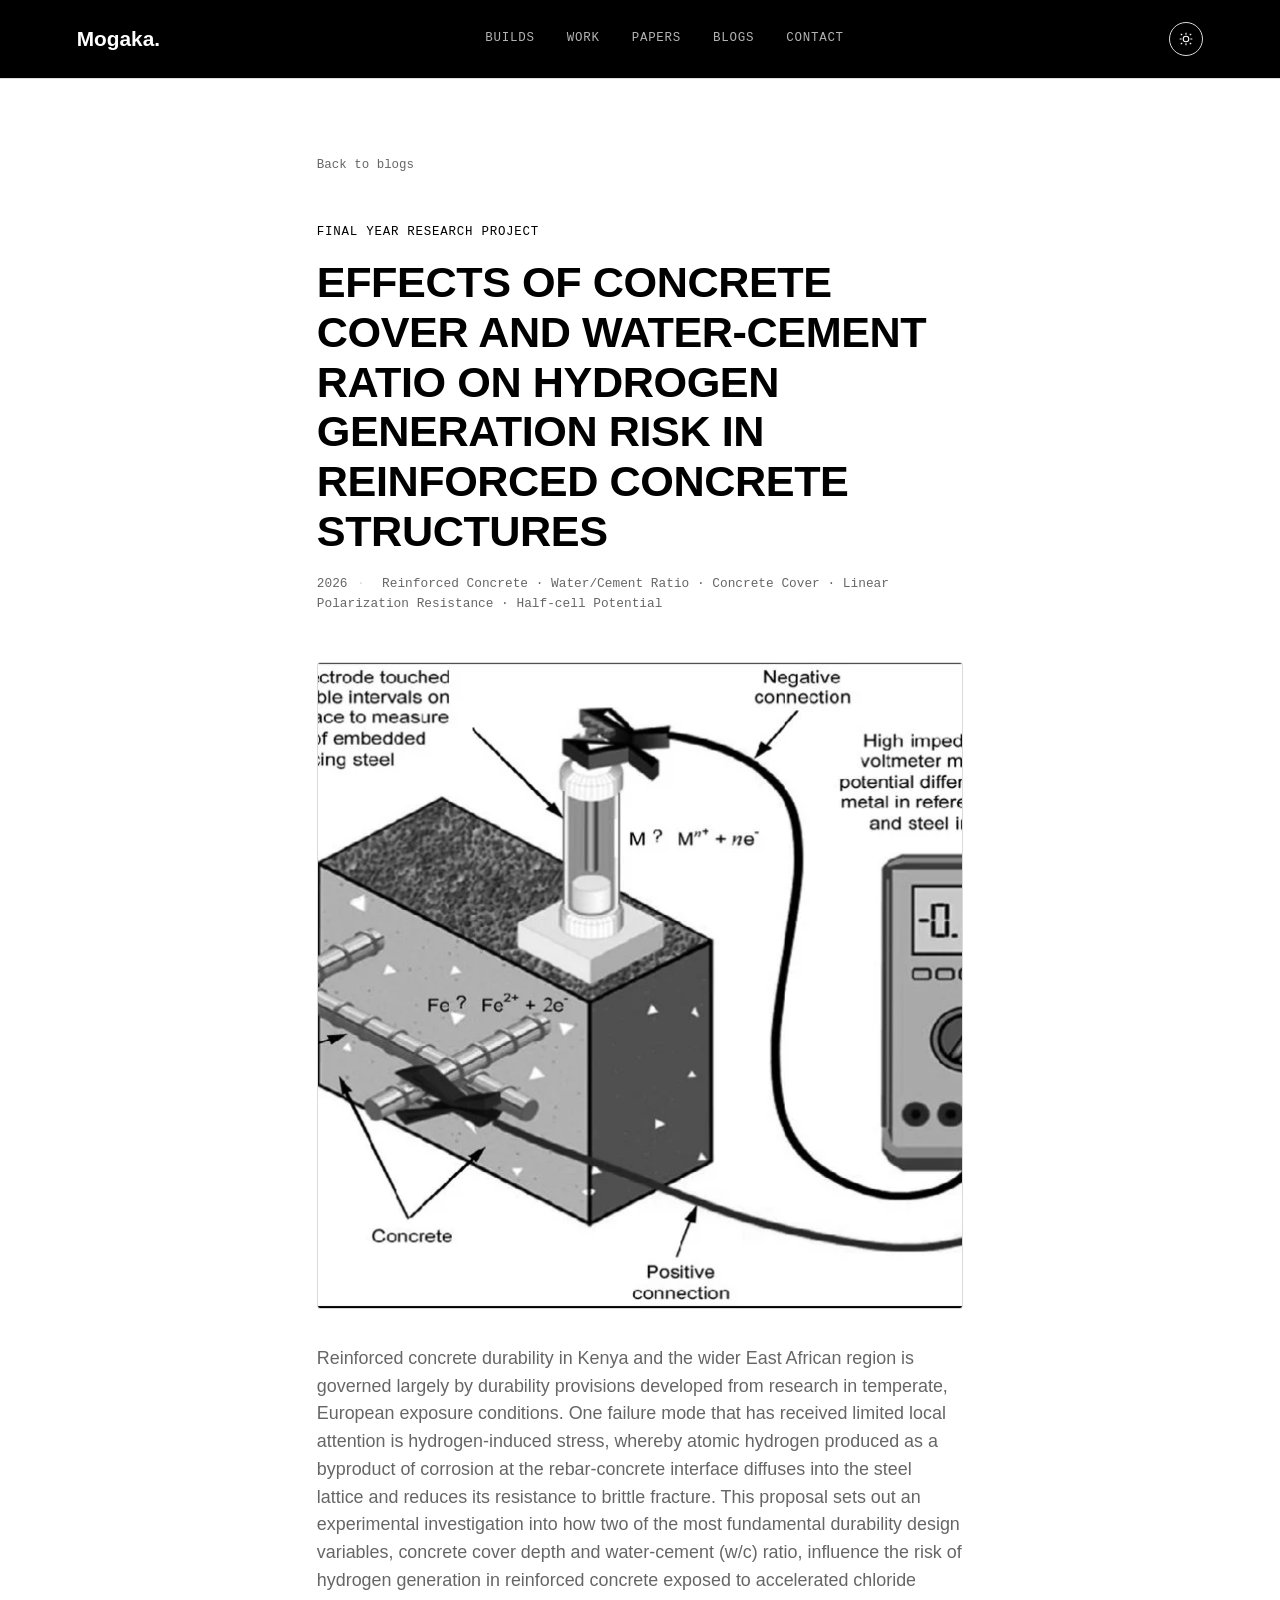
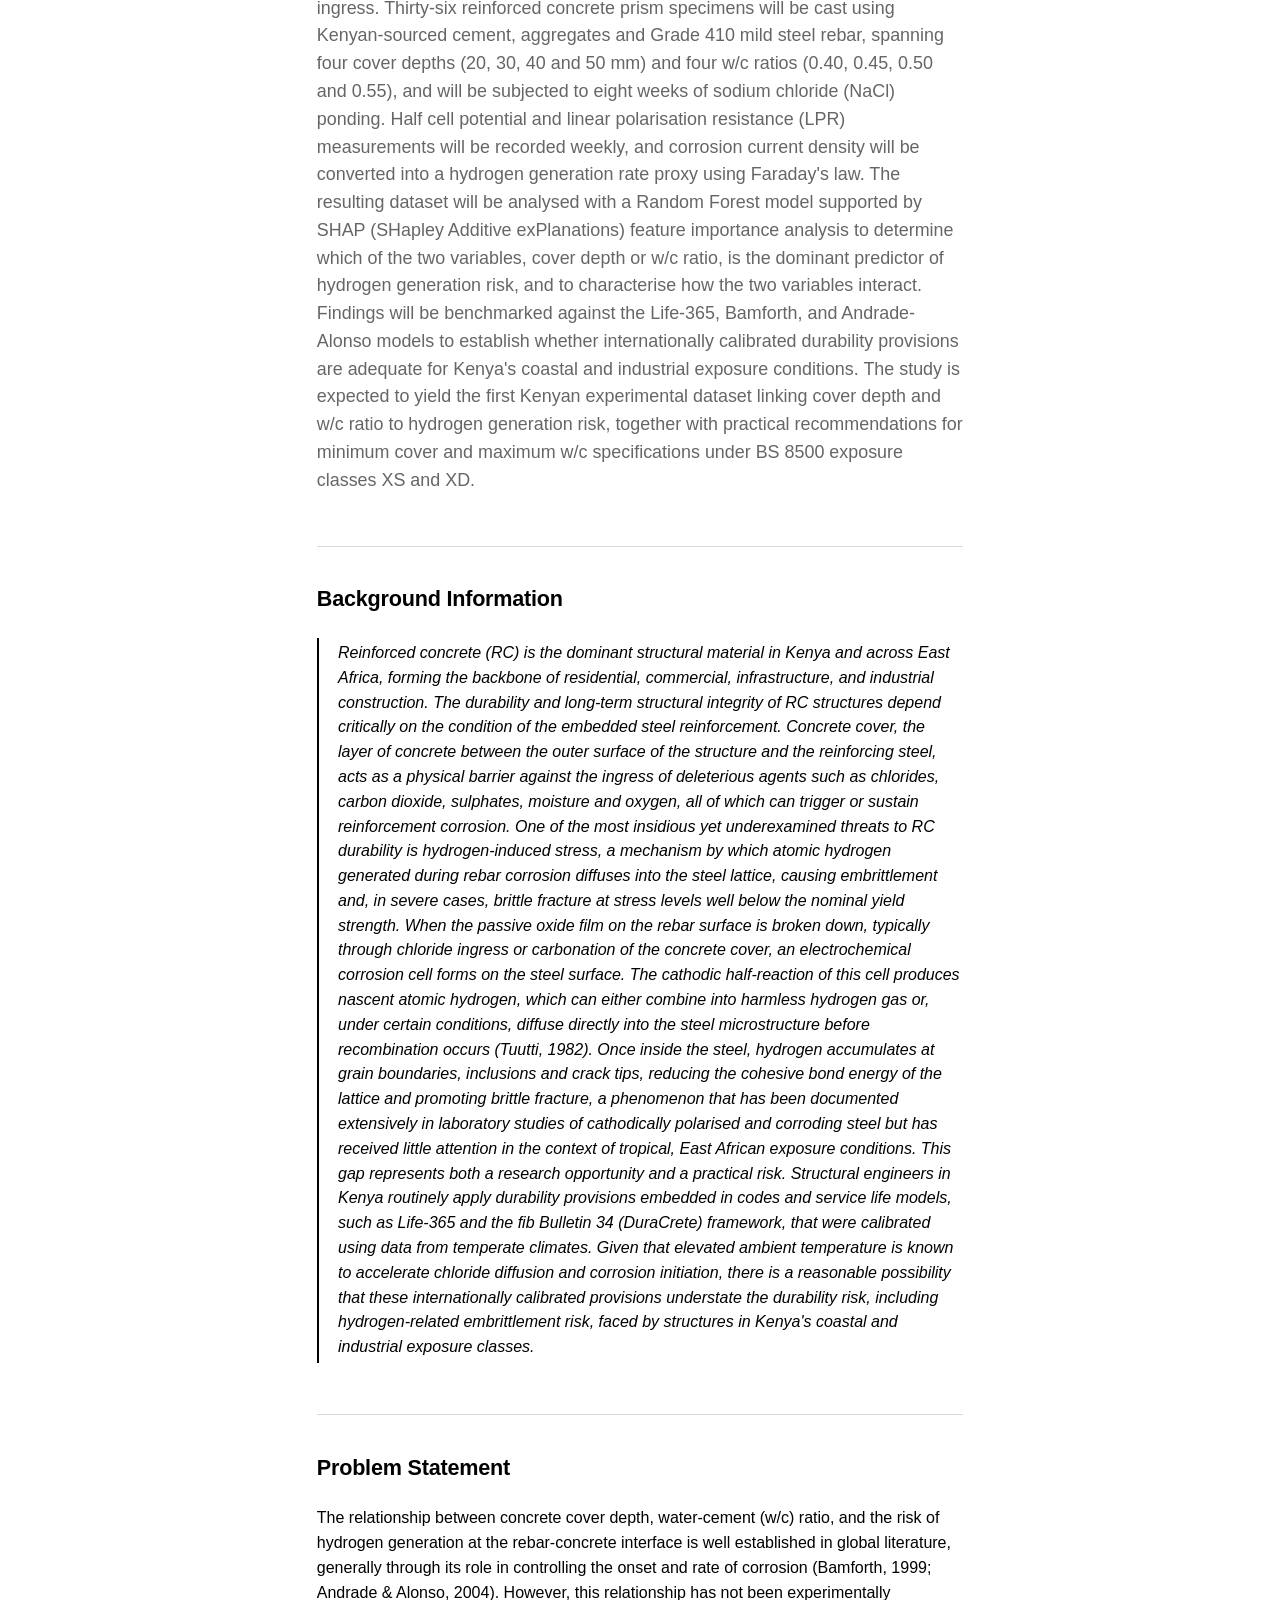
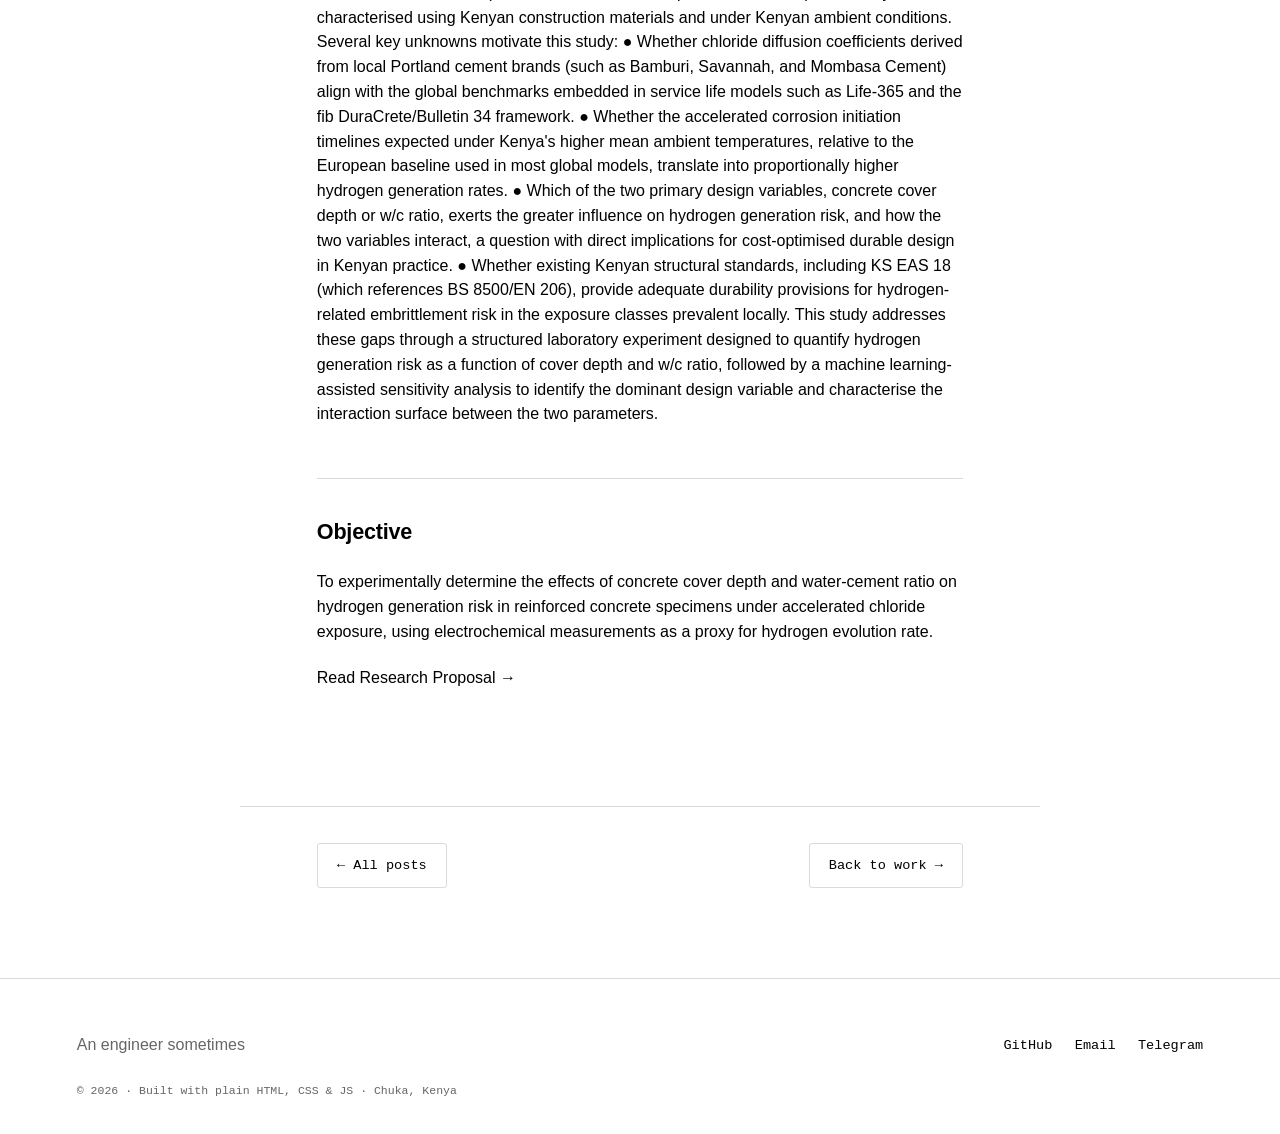
<file: blog/ResearchProject.html>
<!DOCTYPE html>
<html lang=en data-theme="light">
<head>
    <meta charset="UTF-8" />
    <meta name="viewport", content="width=device-width", initial-scale="1.0"/>
    <title>Final Year Research Project - Mogaka</title>
    <meta name="description", content=" Effects of w/c ratio and concrete cover on hydrogen generation in RC structures"/> 
    <link rel="preconnect", href="https://fonts.googleapis.com"/>
    <link rel="preconnect", href="https://fonts.gstatic.com" crossorigin/>
    <link href=""/>
    <link rel="stylesheet", href="../style.css"/>
</head>
<body>
    <header class="nav">
        <a href="../index.html" class="brand">Mogaka<span class="brand-dot">.</span></a>
        <nav class="nav-links">
            <a href="../index.html#builds">Builds</a>
            <a href="../index.html#work">Work</a>
            <a href="../index.html#papers">Papers</a>
            <a href="index.html">Blogs</a>
            <a href="../index.html#contact">Contact</a>
        </nav>
        <button id="theme-toggle" class="theme-toggle" aria-label="Toggle color theme" title="Toggle Theme">
            <svg class="icon-sun" viewBox="0 0 24 24" fill="none" stroke="currentColor" stroke-width="1.6">
                <circle cx="12" cy="12" r="4.2"/>
                <path d="M12 2.5v3M12 18.5v3M4.2 4.2l2.1 2.1M17.7 17.7l2.1 2.1M2.5 12h3M18.5 12h3M4.2 19.8l2.1-2.1M17.7 6.3l2.1-2.1"/>
            </svg>
            <svg class="icon-moon" viewBox="0 0 24 24" fill="none" stroke="currentColor" stroke-width="1.6">
                <path d= "M20 14.5A8.5 8.5 0 1 1 9.5 4a6.8 6.8 0 0 0 10.5 10.5Z"/>
            </svg>
        </button>
    </header>
    <main>
        <article class="pot">
            <div class="post-header">
                <a href="index.html" class="back-link">Back to blogs</a>
                <p class= "post-eyebrow">Final Year Research Project</p>
                <h1 class="post-title">EFFECTS OF CONCRETE COVER AND WATER-CEMENT RATIO ON HYDROGEN GENERATION RISK IN REINFORCED CONCRETE STRUCTURES</h1>
                <p class="post-meta">
                    <span>2026</span>
                    <span>Reinforced Concrete · Water/Cement Ratio · Concrete Cover · Linear Polarization Resistance · Half-cell Potential </span>
                </p>
            </div>
            <div class="post-hero-image">
                <img src="../assets/Reference-Electrode-Circuitry-ASTM-C876-09-2009_Q640.webp">
            </div>
            <div class="post-body">
                <p class="lead">
                    Reinforced concrete durability in Kenya and the wider East African region is governed largely 
                    by durability provisions developed from research in temperate, European exposure conditions. 
                    One failure mode that has received limited local attention is hydrogen-induced stress, whereby 
                    atomic hydrogen produced as a byproduct of corrosion at the rebar-concrete interface diffuses 
                    into the steel lattice and reduces its resistance to brittle fracture. This proposal sets out an 
                    experimental investigation into how two of the most fundamental durability design variables, 
                    concrete cover depth and water-cement (w/c) ratio, influence the risk of hydrogen generation 
                    in reinforced concrete exposed to accelerated chloride ingress. Thirty-six reinforced concrete 
                    prism specimens will be cast using Kenyan-sourced cement, aggregates and Grade 410 mild 
                    steel rebar, spanning four cover depths (20, 30, 40 and 50 mm) and four w/c ratios (0.40, 0.45, 
                    0.50 and 0.55), and will be subjected to eight weeks of sodium chloride (NaCl) ponding. Half
                    cell potential and linear polarisation resistance (LPR) measurements will be recorded weekly, 
                    and corrosion current density will be converted into a hydrogen generation rate proxy using 
                    Faraday's law. The resulting dataset will be analysed with a Random Forest model supported 
                    by SHAP (SHapley Additive exPlanations) feature importance analysis to determine which of 
                    the two variables, cover depth or w/c ratio, is the dominant predictor of hydrogen generation 
                    risk, and to characterise how the two variables interact. Findings will be benchmarked against 
                    the Life-365, Bamforth, and Andrade-Alonso models to establish whether internationally 
                    calibrated durability provisions are adequate for Kenya's coastal and industrial exposure 
                    conditions. The study is expected to yield the first Kenyan experimental dataset linking cover 
                    depth and w/c ratio to hydrogen generation risk, together with practical recommendations for 
                    minimum cover and maximum w/c specifications under BS 8500 exposure classes XS and XD. </p>
                <h2>Background Information</h2>
                <p class="post-callout">
                    Reinforced concrete (RC) is the dominant structural material in Kenya and across East Africa, 
                    forming the backbone of residential, commercial, infrastructure, and industrial construction. 
                    The durability and long-term structural integrity of RC structures depend critically on the 
                    condition of the embedded steel reinforcement. Concrete cover, the layer of concrete between 
                    the outer surface of the structure and the reinforcing steel, acts as a physical barrier against the 
                    ingress of deleterious agents such as chlorides, carbon dioxide, sulphates, moisture and oxygen, 
                    all of which can trigger or sustain reinforcement corrosion.
                    One of the most insidious yet underexamined threats to RC durability is hydrogen-induced 
                    stress, a mechanism by which atomic hydrogen generated during rebar corrosion diffuses into 
                    the steel lattice, causing embrittlement and, in severe cases, brittle fracture at stress levels well 
                    below the nominal yield strength. When the passive oxide film on the rebar surface is broken 
                    down, typically through chloride ingress or carbonation of the concrete cover, an 
                    electrochemical corrosion cell forms on the steel surface. The cathodic half-reaction of this cell 
                    produces nascent atomic hydrogen, which can either combine into harmless hydrogen gas or, 
                    under certain conditions, diffuse directly into the steel microstructure before recombination 
                    occurs (Tuutti, 1982). Once inside the steel, hydrogen accumulates at grain boundaries, 
                    inclusions and crack tips, reducing the cohesive bond energy of the lattice and promoting brittle 
                    fracture, a phenomenon that has been documented extensively in laboratory studies of 
                    cathodically polarised and corroding steel but has received little attention in the context of 
                    tropical, East African exposure conditions.  
                    This gap represents both a research opportunity and a practical risk. Structural engineers in 
                    Kenya routinely apply durability provisions embedded in codes and service life models, such 
                    as Life-365 and the fib Bulletin 34 (DuraCrete) framework, that were calibrated using data 
                    from temperate climates. Given that elevated ambient temperature is known to accelerate 
                    chloride diffusion and corrosion initiation, there is a reasonable possibility that these 
                    internationally calibrated provisions understate the durability risk, including hydrogen-related 
                    embrittlement risk, faced by structures in Kenya's coastal and industrial exposure classes.     
                </p>
                <h2>Problem Statement</h2>
                <p>
                    The relationship between concrete cover depth, water-cement (w/c) ratio, and the risk of 
                    hydrogen generation at the rebar-concrete interface is well established in global literature, 
                    generally through its role in controlling the onset and rate of corrosion (Bamforth, 1999; 
                    Andrade & Alonso, 2004). However, this relationship has not been experimentally 
                    characterised using Kenyan construction materials and under Kenyan ambient conditions. 
                    Several key unknowns motivate this study: 
                        ● Whether chloride diffusion coefficients derived from local Portland cement brands 
                            (such as Bamburi, Savannah, and Mombasa Cement) align with the global benchmarks 
                            embedded in service life models such as Life-365 and the fib DuraCrete/Bulletin 34 
                            framework. 
                        ● Whether the accelerated corrosion initiation timelines expected under Kenya's higher 
                          mean ambient temperatures, relative to the European baseline used in most global 
                          models, translate into proportionally higher hydrogen generation rates. 
                        ● Which of the two primary design variables, concrete cover depth or w/c ratio, exerts 
                          the greater influence on hydrogen generation risk, and how the two variables interact, 
                          a question with direct implications for cost-optimised durable design in Kenyan 
                          practice. 
                        ● Whether existing Kenyan structural standards, including KS EAS 18 (which references 
                          BS 8500/EN 206), provide adequate durability provisions for hydrogen-related 
                          embrittlement risk in the exposure classes prevalent locally. 
                          This study addresses these gaps through a structured laboratory experiment designed to 
                          quantify hydrogen generation risk as a function of cover depth and w/c ratio, followed by a 
                          machine learning-assisted sensitivity analysis to identify the dominant design variable and 
                          characterise the interaction surface between the two parameters.
                </p>
                <h2>Objective</h2>
                <p>
                    To experimentally determine the effects of concrete cover depth and water-cement ratio on 
                    hydrogen generation risk in reinforced concrete specimens under accelerated chloride 
                    exposure, using electrochemical measurements as a proxy for hydrogen evolution rate.
                </p>
                 <div class="post-links">
                    <a href="../docs/Newton and Vivian project proposal.pdf" target="_blank" rel="noopener" class="paper-link">Read Research Proposal →</a>
                </div>
            </div>
            <div class="post-footer">
                <a href="index.html" class="btn-ghost">← All posts</a>
                <a href="../index.html#work" class="btn-ghost">Back to work →</a>
            </div>
        </article>
    </main>
    <footer id="contact">
        <div class="footer-top">
            <p class="footer-line">An engineer sometimes</p>
            <div class="footer-links">
                <a href="https://github.com/mnatakanijiiteajesasa" target="_blank" rel="noopener">GitHub</a>
                <a href="mailto:mogakanewton0@gmail.com">Email</a>
                <a href="https://t.me/mogaka_bot" target="_blank" rel="noopener">Telegram</a>
            </div>
        </div>
        <p class="footer-bottom">© 2026 · Built with plain HTML, CSS &amp; JS · Chuka, Kenya</p>
    </footer>

    <script src="../script.js"></script>
</body>
</html>
</file>
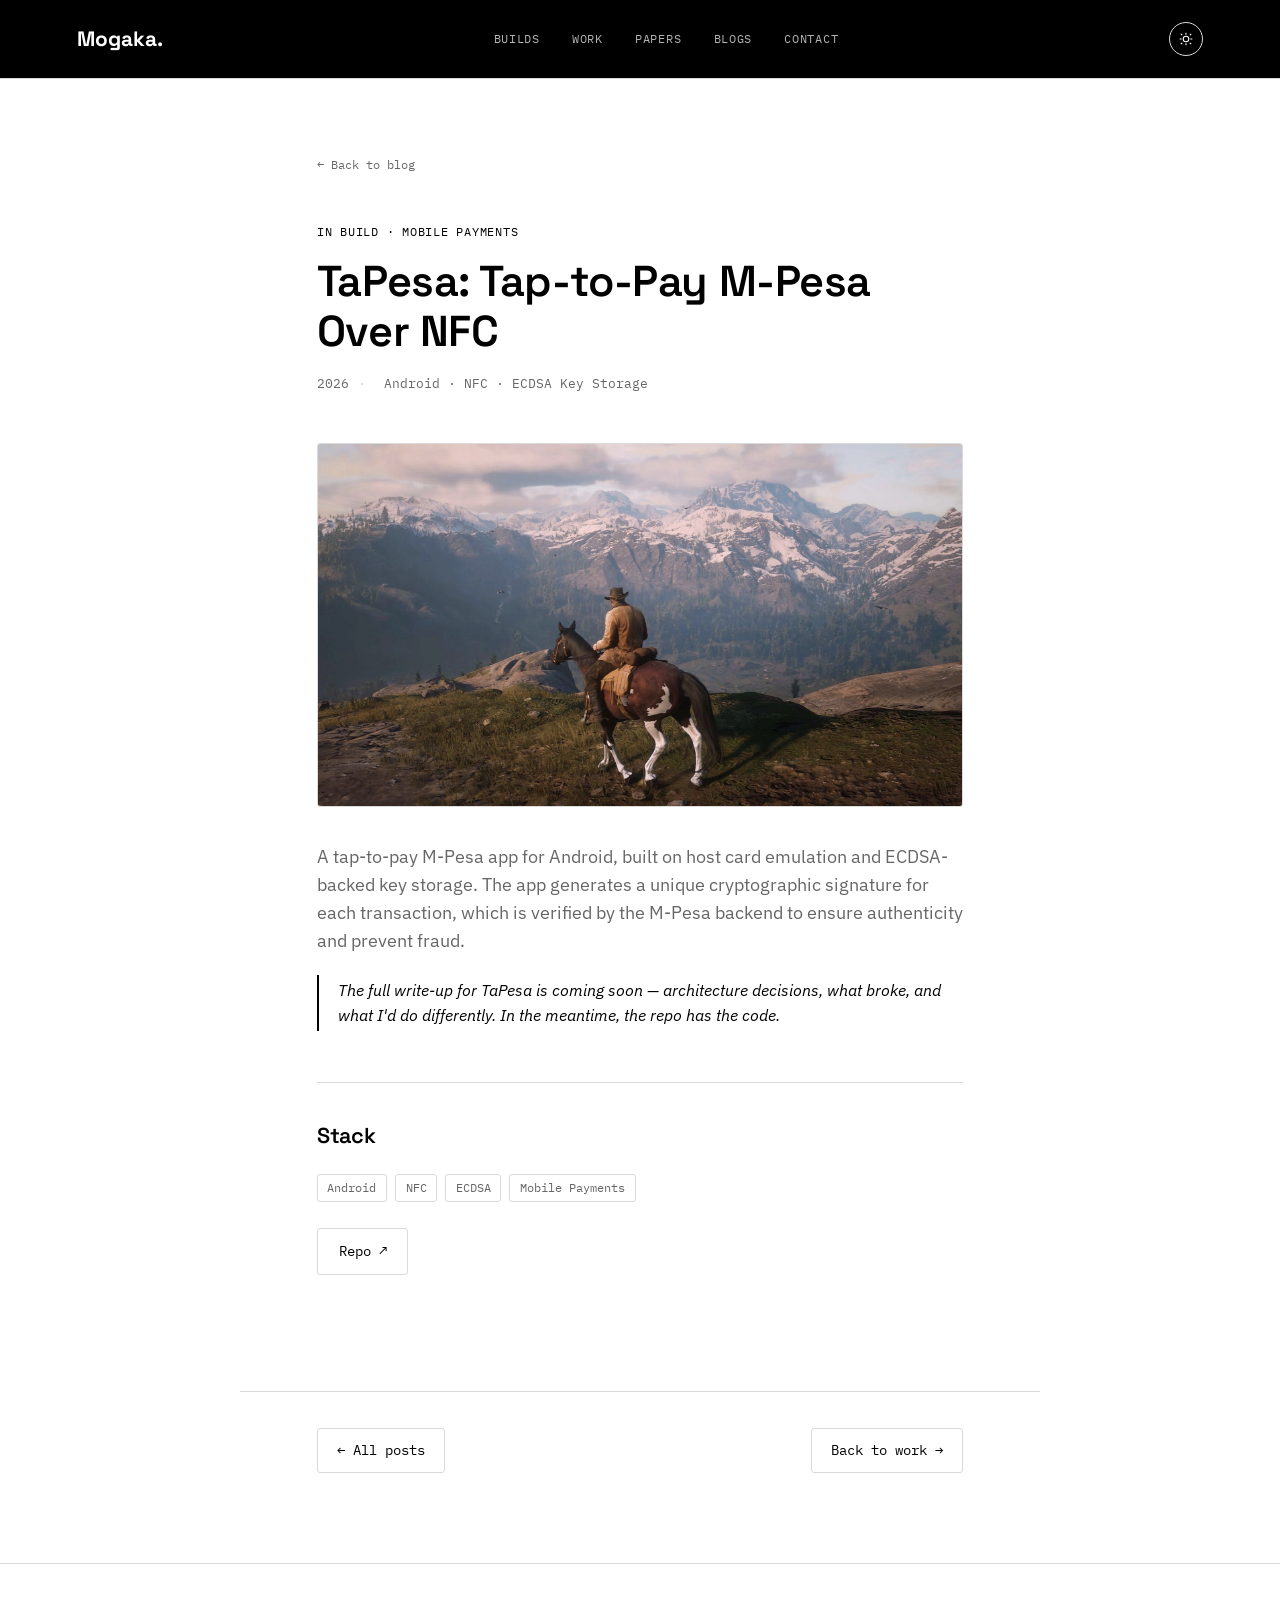
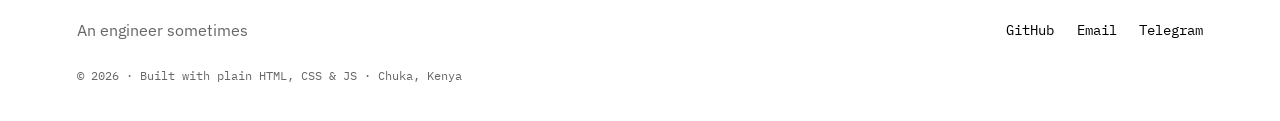
<file: blog/tapesa.html>
<!DOCTYPE html>
<html lang="en" data-theme="light">
<head>
  <meta charset="UTF-8" />
  <meta name="viewport" content="width=device-width, initial-scale=1.0" />
  <title>TaPesa: Tap-to-Pay M-Pesa Over NFC — Mogaka</title>
  <meta name="description" content="NFC tap-to-pay M-Pesa app for Android, built on host card emulation and ECDSA-backed key storage." />
  <link rel="preconnect" href="https://fonts.googleapis.com" />
  <link rel="preconnect" href="https://fonts.gstatic.com" crossorigin />
  <link href="https://fonts.googleapis.com/css2?family=Space+Grotesk:wght@500;600;700&family=IBM+Plex+Sans:wght@400;500&family=IBM+Plex+Mono:wght@400;500&display=swap" rel="stylesheet" />
  <link rel="stylesheet" href="../style.css" />
</head>
<body>

  <header class="nav">
    <a href="../index.html" class="brand">Mogaka<span class="brand-dot">.</span></a>
    <nav class="nav-links">
      <a href="../index.html#builds">Builds</a>
      <a href="../index.html#work">Work</a>
      <a href="../index.html#papers">Papers</a>
      <a href="index.html">Blogs</a>
      <a href="../index.html#contact">Contact</a>
    </nav>
    <button id="theme-toggle" class="theme-toggle" aria-label="Toggle color theme" title="Toggle theme">
      <svg class="icon-sun" viewBox="0 0 24 24" fill="none" stroke="currentColor" stroke-width="1.6">
        <circle cx="12" cy="12" r="4.2"/>
        <path d="M12 2.5v3M12 18.5v3M4.2 4.2l2.1 2.1M17.7 17.7l2.1 2.1M2.5 12h3M18.5 12h3M4.2 19.8l2.1-2.1M17.7 6.3l2.1-2.1"/>
      </svg>
      <svg class="icon-moon" viewBox="0 0 24 24" fill="none" stroke="currentColor" stroke-width="1.6">
        <path d="M20 14.5A8.5 8.5 0 1 1 9.5 4a6.8 6.8 0 0 0 10.5 10.5Z"/>
      </svg>
    </button>
  </header>

  <main>
    <article class="post">
      <div class="post-header">
        <a href="index.html" class="back-link">← Back to blog</a>
        <p class="post-eyebrow">In Build · Mobile Payments</p>
        <h1 class="post-title">TaPesa: Tap-to-Pay M-Pesa Over NFC</h1>
        <p class="post-meta">
          <span>2026</span>
          <span>Android · NFC · ECDSA Key Storage</span>
        </p>
      </div>

      <div class="post-hero-image">
        <img src="../assets/wp3770481.jpg" alt="TaPesa: Tap-to-Pay M-Pesa Over NFC preview">
      </div>

      <div class="post-body">
        <p class="lead">A tap-to-pay M-Pesa app for Android, built on host card emulation and ECDSA-backed key storage. The app generates a unique cryptographic signature for each transaction, which is verified by the M-Pesa backend to ensure authenticity and prevent fraud.</p>

        <p class="post-callout">
          The full write-up for TaPesa is coming soon — architecture decisions, what broke, and what I'd
          do differently. In the meantime, the repo has the code.
        </p>

        <h2>Stack</h2>
        <div class="built-with">
          <span>Android</span>
          <span>NFC</span>
          <span>ECDSA</span>
          <span>Mobile Payments</span>
        </div>

        <div class="post-links">
          <a href="https://github.com/mnatakanijiiteajesasa/TaPesa" class="btn-ghost" target="_blank" rel="noopener">Repo ↗</a>
        </div>
      </div>

      <div class="post-footer">
        <a href="index.html" class="btn-ghost">← All posts</a>
        <a href="../index.html#work" class="btn-ghost">Back to work →</a>
      </div>
    </article>
  </main>

  <footer id="contact">
    <div class="footer-top">
      <p class="footer-line">An engineer sometimes</p>
      <div class="footer-links">
        <a href="https://github.com/mnatakanijiiteajesasa" target="_blank" rel="noopener">GitHub</a>
        <a href="mailto:mogakanewton0@gmail.com">Email</a>
        <a href="https://t.me/mogaka_bot" target="_blank" rel="noopener">Telegram</a>
      </div>
    </div>
    <p class="footer-bottom">© 2026 · Built with plain HTML, CSS &amp; JS · Chuka, Kenya</p>
  </footer>

  <script src="../script.js"></script>
</body>
</html>
</file>
<file: style.css>
:root {
  /* color — light (default): neutral paper + ink + tea/clay accents */
  --bg: #FFFFFF;
  --bg-raised: #FFFFFF;
  --ink: #000000;
  --ink-soft: #666666;
  --line: #DADADA;
  --accent: #000000;
  --accent-soft: #8A8A8A;
  --grid: rgba(0, 0, 0, 0.06);

  /* type */
  --font-display: 'Space Grotesk', sans-serif;
  --font-body: 'IBM Plex Sans', sans-serif;
  --font-mono: 'IBM Plex Mono', monospace;

  --radius: 3px;
}

[data-theme="dark"] {
  /* pitch black — accents carry all the color now, background stays neutral */
  --bg: #000000;
  --bg-raised: #000000;
  --ink: #FFFFFF;
  --ink-soft: #999999;
  --line: #2A2A2A;
  --accent: #FFFFFF;
  --accent-soft: #888888;
  --grid: rgba(255, 255, 255, 0.08);
}

* { box-sizing: border-box; }
html { scroll-behavior: smooth; }

body {
  margin: 0;
  background: var(--bg);
  color: var(--ink);
  font-family: var(--font-body);
  font-size: 16px;
  line-height: 1.55;
  -webkit-font-smoothing: antialiased;
  transition: background 0.3s ease, color 0.3s ease;
}

a { color: inherit; text-decoration: none; }

h1, h2, h3 {
  font-family: var(--font-display);
  font-weight: 600;
  margin: 0;
  letter-spacing: -0.01em;
}

:focus-visible {
  outline: 2px solid var(--accent);
  outline-offset: 3px;
}

/* ============================================================
   NAV
   ============================================================ */
.nav {
  position: sticky;
  top: 0;
  z-index: 20;
  display: flex;
  align-items: center;
  justify-content: space-between;
  padding: 22px 6vw;
  background: var(--ink);
  color: var(--bg);
  border-bottom: 1px solid var(--line);
  backdrop-filter: blur(6px);
}

.brand {
  font-family: var(--font-display);
  font-weight: 700;
  font-size: 1.3rem;
}

.nav-links {
  display: flex;
  gap: 2rem;
  font-family: var(--font-mono);
  font-size: 0.78rem;
  letter-spacing: 0.06em;
  text-transform: uppercase;
}
.nav-links a { opacity: 0.7; transition: opacity 0.15s; }
.nav-links a:hover { opacity: 1; }

.theme-toggle {
  background: none;
  border: 1px solid var(--line);
  border-radius: 50%;
  width: 34px;
  height: 34px;
  display: flex;
  align-items: center;
  justify-content: center;
  cursor: pointer;
  color: var(--bg);
}
.theme-toggle svg { width: 16px; height: 16px; }
.theme-toggle .icon-moon { display: none; }
[data-theme="dark"] .theme-toggle .icon-sun { display: none; }
[data-theme="dark"] .theme-toggle .icon-moon { display: block; }

/* ============================================================
   HERO
   ============================================================ */
.hero {
  display: grid;
  grid-template-columns: 1.05fr 0.95fr;
  gap: 4vw;
  align-items: center;
  padding: 9vh 6vw 10vh;
  max-width: 1280px;
  margin: 0 auto;
}
.hero-avatar {
  width: 300px;
  height: 300px;
  border-radius: 50%;
  object-fit: cover;
  border: 1px solid var(--line);
  margin-right: 0.9rem;
}
.eyebrow {
  font-family: var(--font-mono);
  font-size: 0.8rem;
  letter-spacing: 0.08em;
  text-transform: uppercase;
  color: var(--accent);
  margin: 0 0 1.1rem;
}

.hero h1 {
  font-size: clamp(2.1rem, 4vw, 3.1rem);
  line-height: 1.12;
  margin-bottom: 1.4rem;
}

.hero-sub {
  color: var(--ink-soft);
  font-size: 1.02rem;
  max-width: 36ch;
  margin: 0 0 2.2rem;
}

.hero-links { display: flex; gap: 1rem; align-items: center; }

.btn-primary, .btn-ghost {
  font-family: var(--font-mono);
  font-size: 0.85rem;
  padding: 0.75rem 1.3rem;
  border-radius: var(--radius);
  display: inline-block;
}
.btn-primary {
  background: var(--accent);
  color: var(--bg-raised);
  font-weight: 500;
}
.btn-ghost {
  border: 1px solid var(--line);
}
.btn-primary:hover { opacity: 0.88; }
.btn-ghost:hover { border-color: var(--accent); color: var(--accent); }

/* hero graph */
.hero-graph { position: relative; }
.graph-svg { width: 100%; height: auto; }

.grid-lines line {
  stroke: var(--grid);
  stroke-width: 1;
}

.edges .edge {
  stroke: var(--accent);
  stroke-width: 1.2;
  opacity: 0.55;
  stroke-dasharray: 4 4;
  stroke-dashoffset: 200;
  animation: draw 0.9s ease forwards;
  animation-delay: calc(var(--d) * 0.12s + 0.2s);
}

.nodes .node circle {
  fill: var(--accent-soft);
  opacity: 0;
  animation: pop 0.5s ease forwards;
  animation-delay: calc(var(--d) * 0.18s + 0.5s);
}
.nodes .node text {
  font-family: var(--font-mono);
  font-size: 11px;
  fill: var(--ink-soft);
  opacity: 0;
  animation: fadein 0.6s ease forwards;
  animation-delay: calc(var(--d) * 0.18s + 0.65s);
}

@keyframes draw { to { stroke-dashoffset: 0; } }
@keyframes pop { to { opacity: 1; } }
@keyframes fadein { to { opacity: 1; } }

.graph-caption {
  font-family: var(--font-mono);
  font-size: 0.74rem;
  color: var(--ink-soft);
  text-align: center;
  margin-top: 0.6rem;
  letter-spacing: 0.03em;
}

@media (prefers-reduced-motion: reduce) {
  .edges .edge, .nodes .node circle, .nodes .node text {
    animation: none;
    opacity: 1;
    stroke-dashoffset: 0;
  }
}

/* ============================================================
   SECTION HEADERS
   ============================================================ */
section { padding: 8vh 6vw; max-width: 1280px; margin: 0 auto; }

h2 {
  font-size: 1.5rem;
  display: flex;
  align-items: baseline;
  gap: 0.9rem;
  margin-bottom: 2.6rem;
}
h2 .num {
  font-family: var(--font-mono);
  font-size: 0.85rem;
  color: var(--accent-soft);
  font-weight: 500;
}

/* ============================================================
   BUILDS LIST
   ============================================================ */
.build-list { list-style: none; margin: 0; padding: 0; }

.build-row {
  display: grid;
  grid-template-columns: 92px 160px 1fr 64px;
  gap: 1.4rem;
  align-items: baseline;
  padding: 1.1rem 0;
  border-bottom: 1px solid var(--line);
}

.status {
  font-family: var(--font-mono);
  font-size: 0.68rem;
  letter-spacing: 0.05em;
  padding: 0.2rem 0.5rem;
  border-radius: var(--radius);
  width: fit-content;
}
.status.live { background: var(--ink); color: var(--bg); }
.status.build { background: none; border: 1px solid var(--ink); color: var(--ink); }
.status.proto { background: var(--line); color: var(--ink-soft); border: none; }

.build-name { font-family: var(--font-display); font-weight: 600; }
.build-desc { color: var(--ink-soft); font-size: 0.94rem; }
.build-date {
  font-family: var(--font-mono);
  font-size: 0.78rem;
  color: var(--ink-soft);
  text-align: right;
}

/* ============================================================
   WORK CARDS
   ============================================================ */
.work-card {
  display: grid;
  grid-template-columns: 200px 1fr;
  gap: 2.4rem;
  padding: 2.4rem 0;
  border-bottom: 1px solid var(--line);
  transition: background 0.15s ease;
}
.work-card:hover { background: var(--line); }
.work-card:hover .work-link { text-decoration: underline; }

.work-visual {
  background: var(--bg-raised);
  border: 1px solid var(--line);
  border-radius: var(--radius);
  overflow: hidden;
  aspect-ratio: 1;
}
.doc-thumb-img {
  width: 100%;
  height: 100%;
  object-fit: cover;
  display: block;
  filter: grayscale(1);
  transition: filter 0.2s ease;
}
.work-card:hover .doc-thumb-img { filter: grayscale(0.4); }

.work-body h3 { font-size: 1.4rem; margin-bottom: 0.4rem; }
.work-meta {
  font-family: var(--font-mono);
  font-size: 0.78rem;
  color: var(--accent-soft);
  margin: 0 0 1rem;
}
.work-abstract { color: var(--ink-soft); margin: 0 0 1.3rem; max-width: 70ch; }

.tags { display: flex; flex-wrap: wrap; gap: 0.5rem; margin-bottom: 1.2rem; }
.tags span {
  font-family: var(--font-mono);
  font-size: 0.72rem;
  border: 1px solid var(--line);
  border-radius: var(--radius);
  padding: 0.25rem 0.6rem;
  color: var(--ink-soft);
}

.work-link {
  font-family: var(--font-mono);
  font-size: 0.85rem;
  color: var(--accent);
}

/* ============================================================
   FOOTER
   ============================================================ */
footer {
  padding: 6vh 6vw 4vh;
  border-top: 1px solid var(--line);
  max-width: 1280px;
  margin: 0 auto;
}
.footer-top {
  display: flex;
  justify-content: space-between;
  align-items: center;
  flex-wrap: wrap;
  gap: 1rem;
  margin-bottom: 1.5rem;
}
.footer-line { color: var(--ink-soft); margin: 0; }
.footer-links { display: flex; gap: 1.4rem; font-family: var(--font-mono); font-size: 0.85rem; }
.footer-links a:hover { color: var(--accent); }
.footer-bottom {
  font-family: var(--font-mono);
  font-size: 0.72rem;
  color: var(--ink-soft);
  margin: 0;
}

/* ============================================================
   RESPONSIVE (base site)
   ============================================================ */
@media (max-width: 880px) {
  .hero { grid-template-columns: 1fr; padding-top: 6vh; }
  .hero-graph { order: -1; max-width: 380px; margin: 0 auto 2rem; }
  .hero-graph {
  overflow: hidden;
  }

  .profile-photo {
  max-width: 100%;
  height: auto;
  display: block;
  }
  .build-row { grid-template-columns: 76px 1fr; }
  .build-row .build-desc { grid-column: 1 / -1; order: 3; }
  .build-row .build-date { display: none; }
  .work-card { grid-template-columns: 1fr; }
  .work-visual { max-width: 160px; }
  .nav-links { gap: 1.1rem; }
}

@media (max-width: 540px) {
  .nav { padding: 18px 5vw; }
  .nav-links a:nth-child(3) { display: none; }
}

/* ============================================================
   BLOG — listing page
   ============================================================ */
.blog-hero {
  padding: 7vh 6vw 5vh;
  max-width: 1280px;
  margin: 0 auto;
  border-bottom: 1px solid var(--line);
}
.blog-hero h1 {
  font-size: clamp(1.9rem, 3.4vw, 2.6rem);
  margin-bottom: 0.9rem;
}
.blog-hero p {
  color: var(--ink-soft);
  max-width: 56ch;
  margin: 0;
}

.blog-list {
  list-style: none;
  margin: 0;
  padding: 0;
  max-width: 1280px;
  margin: 0 auto;
  padding: 2vh 6vw 8vh;
}

.blog-row {
  display: block;
  padding: 2.2rem 0;
  border-bottom: 1px solid var(--line);
  transition: background 0.15s ease;
}
.blog-row:hover { background: var(--line); }
.blog-row:hover .blog-row-link { text-decoration: underline; }

.blog-row-top {
  display: flex;
  align-items: baseline;
  justify-content: space-between;
  gap: 1rem;
  margin-bottom: 0.6rem;
}
.blog-row-title {
  font-family: var(--font-display);
  font-weight: 600;
  font-size: 1.3rem;
}
.blog-row-date {
  font-family: var(--font-mono);
  font-size: 0.78rem;
  color: var(--ink-soft);
  white-space: nowrap;
}
.blog-row-excerpt {
  color: var(--ink-soft);
  max-width: 70ch;
  margin: 0 0 0.9rem;
}
.blog-row-link {
  font-family: var(--font-mono);
  font-size: 0.82rem;
  color: var(--accent);
}
.blog-row-tag {
  font-family: var(--font-mono);
  font-size: 0.68rem;
  letter-spacing: 0.04em;
  text-transform: uppercase;
  color: var(--accent-soft);
  border: 1px solid var(--line);
  border-radius: var(--radius);
  padding: 0.15rem 0.5rem;
  margin-right: 0.5rem;
}

.status.soon { background: none; border: 1px dashed var(--line); color: var(--ink-soft); }

/* ============================================================
   BLOG — post page
   ============================================================ */
.post-header {
  max-width: 800px;
  margin: 0 auto;
  padding: 8vh 6vw 4vh;
}
.back-link {
  display: inline-block;
  font-family: var(--font-mono);
  font-size: 0.78rem;
  color: var(--ink-soft);
  margin-bottom: 2.2rem;
}
.back-link:hover { color: var(--accent); }

.post-eyebrow {
  font-family: var(--font-mono);
  font-size: 0.78rem;
  letter-spacing: 0.06em;
  text-transform: uppercase;
  color: var(--accent);
  margin-bottom: 1rem;
}
.post-title {
  font-size: clamp(1.9rem, 4vw, 2.7rem);
  line-height: 1.15;
  margin-bottom: 1.1rem;
}
.post-meta {
  font-family: var(--font-mono);
  font-size: 0.8rem;
  color: var(--ink-soft);
}
.post-meta span:not(:last-child)::after {
  content: "·";
  margin: 0 0.6rem;
  color: var(--line);
}

.post-hero-image {
  max-width: 800px;
  margin: 0 auto;
  padding: 0 6vw 4vh;
}
.post-hero-image img {
  width: 100%;
  border: 1px solid var(--line);
  border-radius: var(--radius);
  filter: grayscale(0.15);
  display: block;
}

.post-body {
  max-width: 800px;
  margin: 0 auto;
  padding: 0 6vw 10vh;
}
.post-body p {
  margin: 0 0 1.3rem;
  color: var(--ink);
}
.post-body p.lead {
  font-size: 1.12rem;
  color: var(--ink-soft);
}
.post-body h2 {
  font-size: 1.35rem;
  margin: 3.2rem 0 1.4rem;
  padding-top: 2.2rem;
  border-top: 1px solid var(--line);
}
.post-body h2:first-child { border-top: none; padding-top: 0; margin-top: 0; }
.post-body h3 {
  font-size: 1.05rem;
  margin: 2rem 0 1rem;
}
.post-body ul, .post-body ol {
  color: var(--ink);
  padding-left: 1.3rem;
  margin: 0 0 1.3rem;
}
.post-body li { margin-bottom: 0.5rem; }
.post-body li::marker { color: var(--accent-soft); }
.post-body strong { font-weight: 600; }

.equation {
  font-family: var(--font-mono);
  font-size: 0.86rem;
  background: var(--bg-raised);
  border: 1px solid var(--line);
  border-radius: var(--radius);
  padding: 1rem 1.2rem;
  overflow-x: auto;
  margin: 0 0 1.4rem;
  color: var(--ink-soft);
}

.post-table {
  width: 100%;
  border-collapse: collapse;
  font-size: 0.9rem;
  margin: 0 0 1.6rem;
}
.post-table th, .post-table td {
  text-align: left;
  padding: 0.6rem 0.8rem;
  border-bottom: 1px solid var(--line);
}
.post-table th {
  font-family: var(--font-mono);
  font-size: 0.72rem;
  text-transform: uppercase;
  letter-spacing: 0.04em;
  color: var(--ink-soft);
  font-weight: 500;
}

.post-callout {
  border-left: 2px solid var(--accent);
  padding: 0.2rem 0 0.2rem 1.2rem;
  color: var(--ink-soft);
  font-style: italic;
  margin: 0 0 1.6rem;
}

.built-with {
  display: flex;
  flex-wrap: wrap;
  gap: 0.5rem;
  margin: 0 0 1.6rem;
}
.built-with span {
  font-family: var(--font-mono);
  font-size: 0.72rem;
  border: 1px solid var(--line);
  border-radius: var(--radius);
  padding: 0.25rem 0.6rem;
  color: var(--ink-soft);
}

.post-links {
  display: flex;
  flex-wrap: wrap;
  gap: 1rem;
  margin: 0 0 1.6rem;
}

.post-footer {
  max-width: 800px;
  margin: 0 auto;
  padding: 4vh 6vw 10vh;
  border-top: 1px solid var(--line);
  display: flex;
  justify-content: space-between;
  align-items: center;
  gap: 1rem;
  flex-wrap: wrap;
}
.post-footer .btn-ghost {
  border: 1px solid var(--line);
  font-family: var(--font-mono);
  font-size: 0.85rem;
  padding: 0.7rem 1.2rem;
  border-radius: var(--radius);
}
.post-footer .btn-ghost:hover { border-color: var(--accent); color: var(--accent); }

@media (max-width: 600px) {
  .post-header, .post-hero-image, .post-body, .post-footer, .blog-hero, .blog-list {
    padding-left: 6vw;
    padding-right: 6vw;
  }
  .blog-row-top { flex-direction: column; align-items: flex-start; gap: 0.3rem; }
}
</file>
